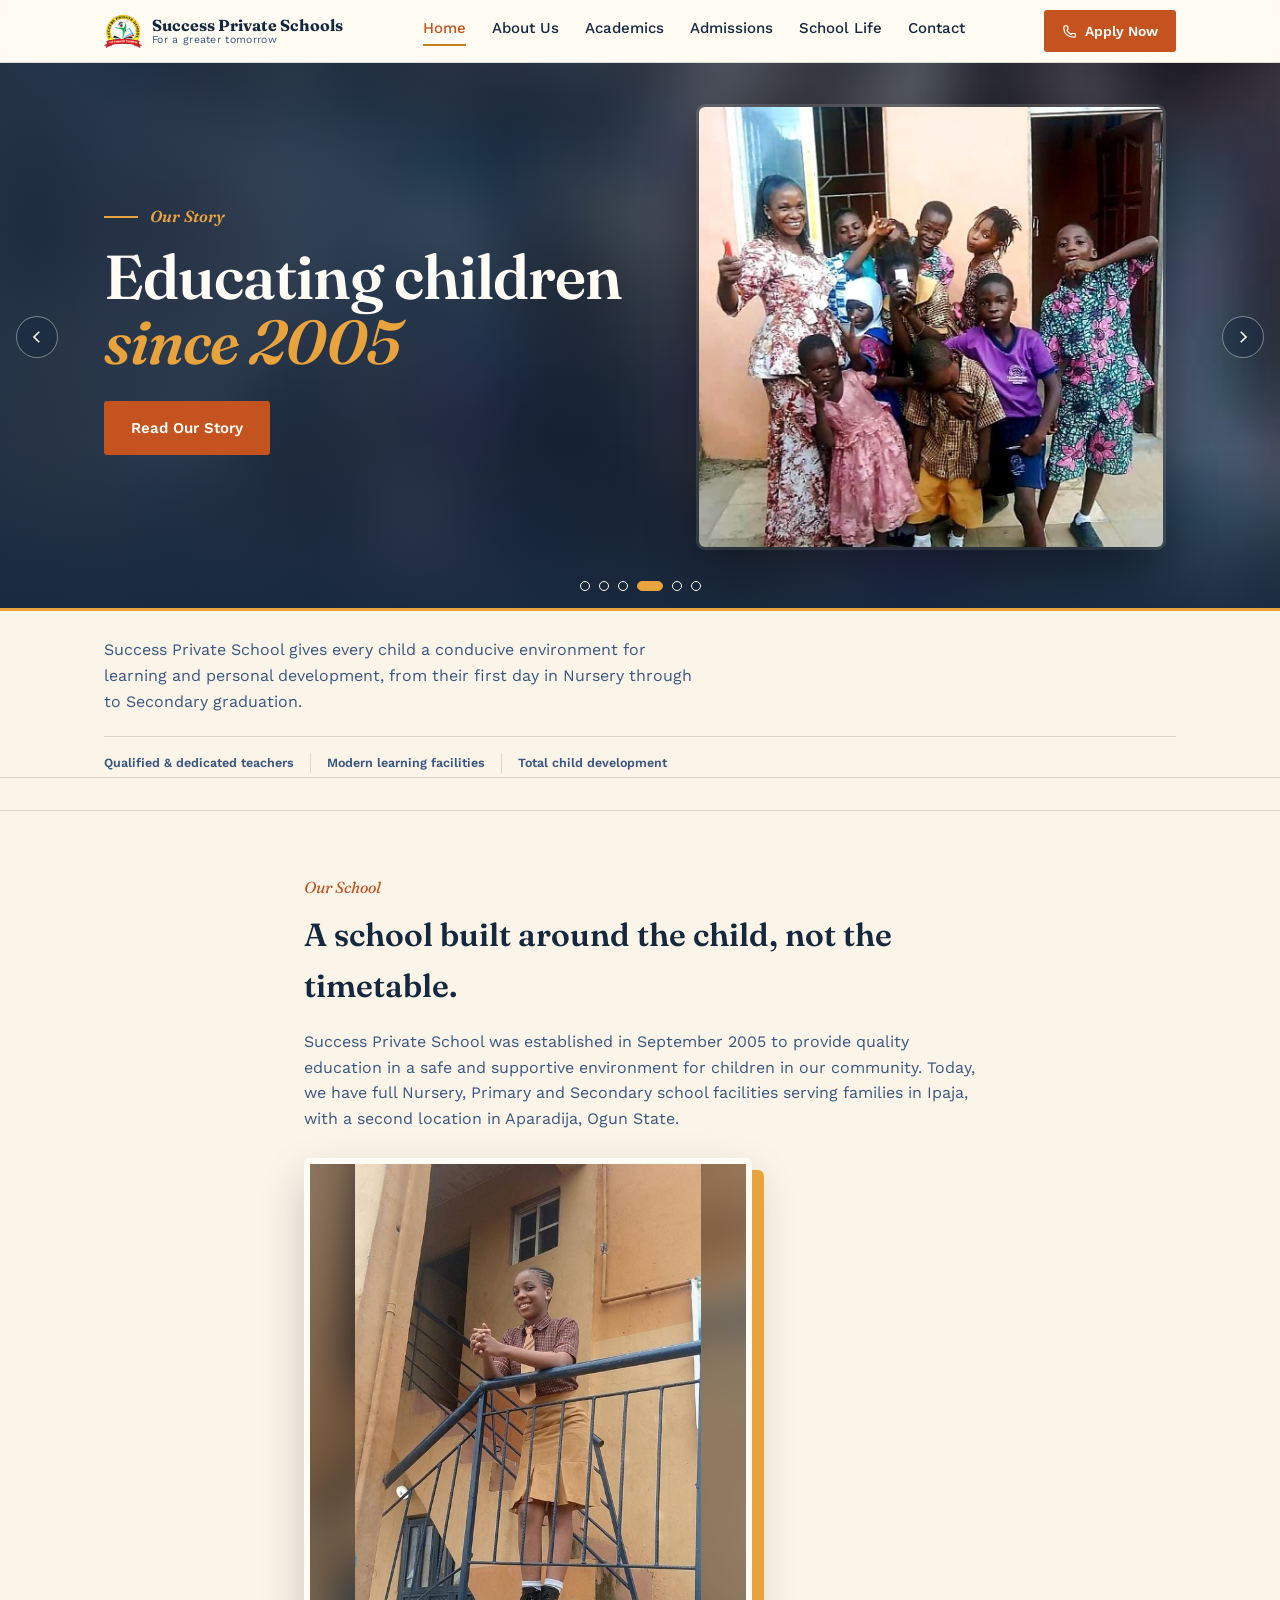
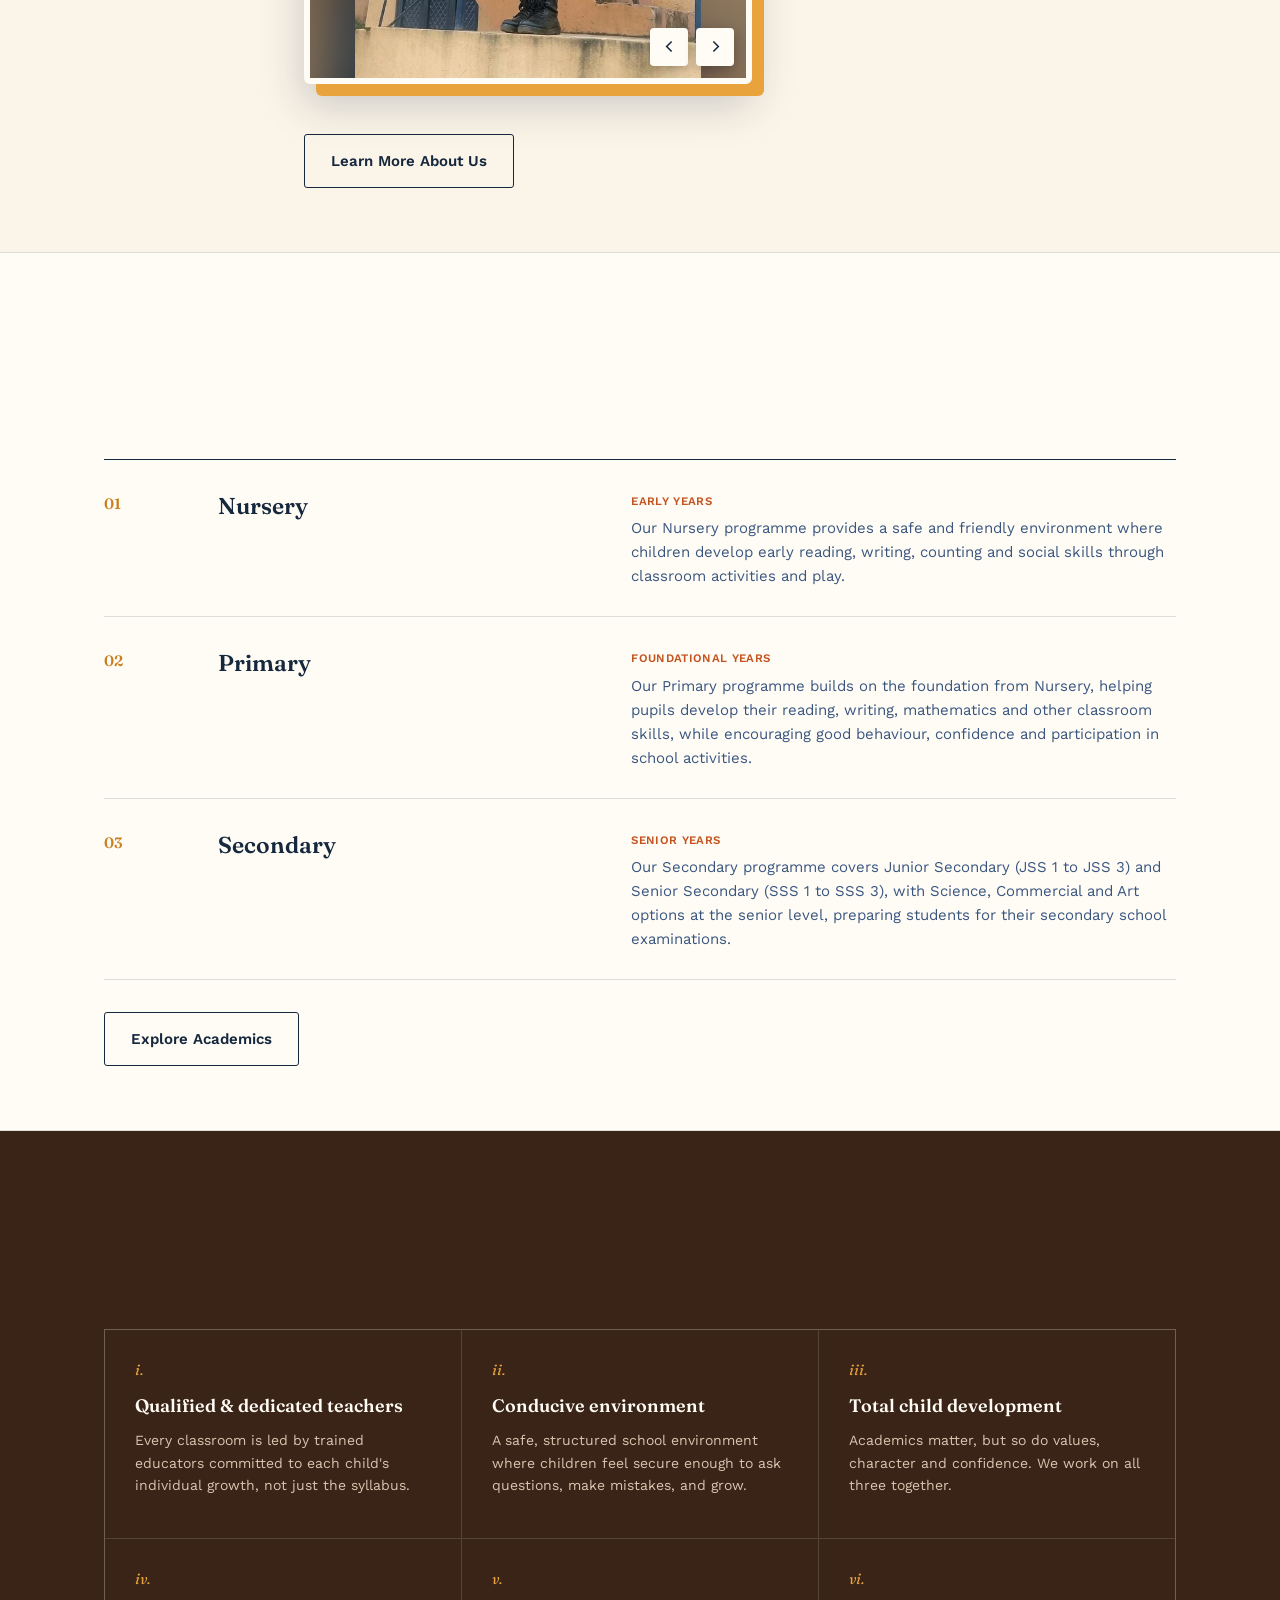
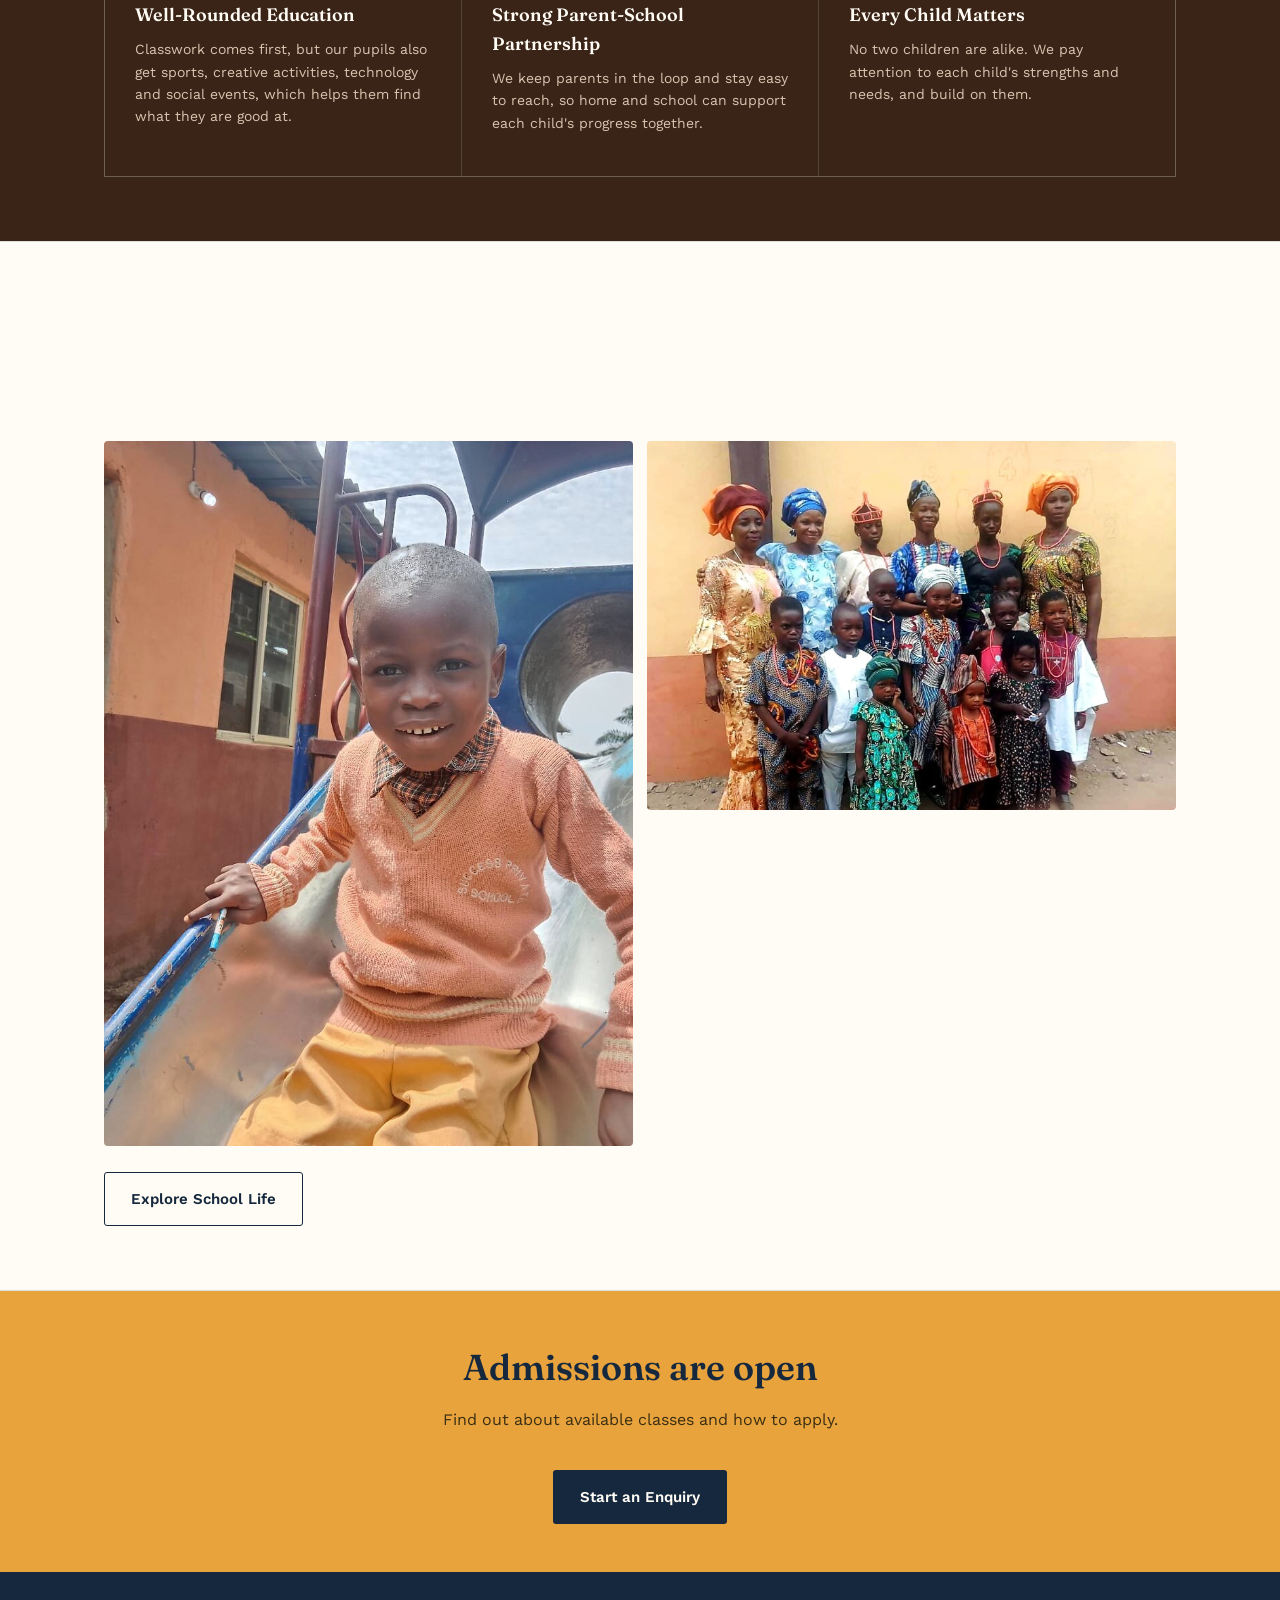
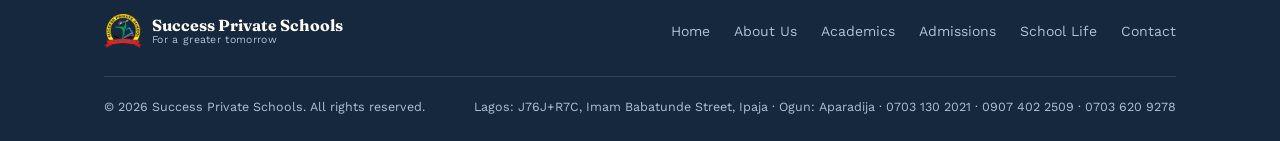
<file: index.html>
<!DOCTYPE html>
<html lang="en">
<head>
<meta charset="UTF-8">
<meta name="viewport" content="width=device-width, initial-scale=1.0, viewport-fit=cover">
<title>Success Private Schools | Home</title>
<meta name="description" content="Success Private School offers Nursery, Primary and Secondary Education serving families in Ipaja (Lagos State) and Aparadija (Ogun State).">
<link rel="preconnect" href="https://fonts.googleapis.com">
<link rel="icon" type="image/png" href="assets/favicon.png">
<link href="https://fonts.googleapis.com/css2?family=Fraunces:ital,opsz,wght@0,9..144,400;0,9..144,500;0,9..144,600;0,9..144,700;1,9..144,500&family=Work+Sans:wght@400;500;600;700&display=swap" rel="stylesheet">
<link rel="stylesheet" href="style.css">
<script>document.documentElement.classList.add("preloading");</script>
</head>
<body>
<div class="preloader" id="preloader" aria-hidden="true"><div class="preloader-ring"><img src="assets/logo.png" alt=""></div></div>
<header class="site" id="siteHeader">
  <div class="nav">
    <a class="brand" href="index.html" aria-label="Success Private Schools home">
      <img class="brand-logo" src="assets/logo.png" alt="Success Private Schools logo">
      <div class="brand-text">
        <div class="name">Success Private Schools</div>
        <div class="sub">For a greater tomorrow</div>
      </div>
    </a>
    <nav class="links">
      <a href="index.html" class="active" aria-current="page">Home</a>
      <a href="about.html">About Us</a>
      <a href="academics.html">Academics</a>
      <a href="admissions.html">Admissions</a>
      <a href="school-life.html">School Life</a>
      <a href="contact.html">Contact</a>
    </nav>
    <a class="nav-cta" href="admissions.html#enquiry">
      <svg viewBox="0 0 24 24" fill="none" stroke="currentColor" stroke-width="2"><path d="M3 5a2 2 0 012-2h2.28a2 2 0 012 1.72l.36 2.5a2 2 0 01-.53 1.72l-1.2 1.2a16 16 0 006.5 6.5l1.2-1.2a2 2 0 011.72-.53l2.5.36a2 2 0 011.72 2V19a2 2 0 01-2 2h-1C9.16 21 3 14.84 3 7V6z"/></svg>
      Apply Now
    </a>
    <button class="menu-btn" aria-label="Menu" id="menuBtn">
      <svg viewBox="0 0 24 24" fill="none" stroke="currentColor" stroke-width="2"><line x1="3" y1="6" x2="21" y2="6"/><line x1="3" y1="12" x2="21" y2="12"/><line x1="3" y1="18" x2="21" y2="18"/></svg>
    </button>
  </div>
</header>

<section class="photo-hero hero-slider" id="top" role="region" aria-roledescription="carousel" aria-label="Success Private School highlights">
  <div class="hero-slides">
    <div class="hero-slide active" aria-roledescription="slide" aria-label="1 of 6">
      <div class="hero-bg" style="--bg:url('assets/hero-bg-1.jpg');"></div>
      <div class="wrap hero-inner">
        <div class="hero-text">
          <div class="hero-eyebrow hp" style="--i:0">Welcome to Success Private Schools</div>
          <h1 class="hero-heading"><span class="ln hp" style="--i:2">Raising stars,</span><span class="ln hp" style="--i:3"><em>building</em> futures.</span></h1>
          <div class="hero-ctas hp" style="--i:5"><a class="btn btn-clay" href="admissions.html#enquiry">Apply for Admission</a><a class="btn btn-outline-light" href="about.html">Explore Our School</a></div>
        </div>
        <figure class="hero-photo"><img src="assets/hero-slide-1.jpg" alt="Success Private School building"></figure>
      </div>
      <div class="hero-progress"></div>
    </div>
    <div class="hero-slide" aria-roledescription="slide" aria-label="2 of 6" aria-hidden="true">
      <div class="hero-bg" style="--bg:url('assets/hero-bg-6.jpg');"></div>
      <div class="wrap hero-inner">
        <div class="hero-text">
          <div class="hero-eyebrow hp" style="--i:0">Academics</div>
          <h2 class="hero-heading"><span class="ln hp" style="--i:2">Little learners,</span><span class="ln hp" style="--i:3"><em>big beginnings</em></span></h2>
          <div class="hero-ctas hp" style="--i:5"><a class="btn btn-clay" href="academics.html">Explore Academics</a></div>
        </div>
        <figure class="hero-photo"><img src="assets/hero-slide-6.jpg" alt="Two young pupils in uniform sitting on the school stairs" loading="lazy"></figure>
      </div>
      <div class="hero-progress"></div>
    </div>
    <div class="hero-slide" aria-roledescription="slide" aria-label="3 of 6" aria-hidden="true">
      <div class="hero-bg" style="--bg:url('assets/hero-bg-3.jpg');"></div>
      <div class="wrap hero-inner">
        <div class="hero-text">
          <div class="hero-eyebrow hp" style="--i:0">Nursery &amp; Primary</div>
          <h2 class="hero-heading"><span class="ln hp" style="--i:2">A conducive environment</span><span class="ln hp" style="--i:3"><em>for learning</em></span></h2>
          <div class="hero-ctas hp" style="--i:5"><a class="btn btn-clay" href="academics.html">Our Programs</a></div>
        </div>
        <figure class="hero-photo"><img src="assets/hero-slide-3.jpg" alt="A pupil on the slide at Success Private School" loading="lazy"></figure>
      </div>
      <div class="hero-progress"></div>
    </div>
    <div class="hero-slide" aria-roledescription="slide" aria-label="4 of 6" aria-hidden="true">
      <div class="hero-bg" style="--bg:url('assets/hero-bg-4.jpg');"></div>
      <div class="wrap hero-inner">
        <div class="hero-text">
          <div class="hero-eyebrow hp" style="--i:0">Our Story</div>
          <h2 class="hero-heading"><span class="ln hp" style="--i:2">Educating children</span><span class="ln hp" style="--i:3"><em>since 2005</em></span></h2>
          <div class="hero-ctas hp" style="--i:5"><a class="btn btn-clay" href="about.html">Read Our Story</a></div>
        </div>
        <figure class="hero-photo"><img src="assets/hero-slide-4.jpg" alt="Headmistress and pupils together at Success Private School" loading="lazy"></figure>
      </div>
      <div class="hero-progress"></div>
    </div>
    <div class="hero-slide" aria-roledescription="slide" aria-label="5 of 6" aria-hidden="true">
      <div class="hero-bg" style="--bg:url('assets/hero-bg-5.jpg');"></div>
      <div class="wrap hero-inner">
        <div class="hero-text">
          <div class="hero-eyebrow hp" style="--i:0">Graduation</div>
          <h2 class="hero-heading"><span class="ln hp" style="--i:2">Proud moments,</span><span class="ln hp" style="--i:3"><em>bright futures</em></span></h2>
          <div class="hero-ctas hp" style="--i:5"><a class="btn btn-clay" href="school-life.html#graduation">See Graduation Day</a></div>
        </div>
        <figure class="hero-photo is-landscape"><img src="assets/hero-slide-5.jpg" alt="Graduating pupils in gold gowns tossing their caps" loading="lazy"></figure>
      </div>
      <div class="hero-progress"></div>
    </div>
    <div class="hero-slide" aria-roledescription="slide" aria-label="6 of 6" aria-hidden="true">
      <div class="hero-bg" style="--bg:url('assets/hero-bg-2.jpg');"></div>
      <div class="wrap hero-inner">
        <div class="hero-text">
          <div class="hero-eyebrow hp" style="--i:0">Cultural Day</div>
          <h2 class="hero-heading"><span class="ln hp" style="--i:2">Life at Success</span><span class="ln hp" style="--i:3"><em>Private School</em></span></h2>
          <div class="hero-ctas hp" style="--i:5"><a class="btn btn-clay" href="school-life.html">See School Life</a></div>
        </div>
        <figure class="hero-photo"><img src="assets/hero-slide-2.jpg" alt="Pupils and staff in traditional attire on Cultural Day" loading="lazy"></figure>
      </div>
      <div class="hero-progress"></div>
    </div>
  </div>
  <button type="button" class="hero-arrow hero-prev" aria-label="Previous slide"><svg viewBox="0 0 24 24" fill="none" stroke="currentColor" stroke-width="2.2"><path d="M15 5l-7 7 7 7"/></svg></button>
  <button type="button" class="hero-arrow hero-next" aria-label="Next slide"><svg viewBox="0 0 24 24" fill="none" stroke="currentColor" stroke-width="2.2"><path d="M9 5l7 7-7 7"/></svg></button>
  <div class="hero-dots" role="group" aria-label="Choose slide">
    <button type="button" class="active" aria-label="Show slide 1"></button>
    <button type="button" aria-label="Show slide 2"></button>
    <button type="button" aria-label="Show slide 3"></button>
    <button type="button" aria-label="Show slide 4"></button>
    <button type="button" aria-label="Show slide 5"></button>
    <button type="button" aria-label="Show slide 6"></button>
  </div>
</section>
<section class="hero-intro">
  <div class="wrap">
    <p class="lede">Success Private School gives every child a conducive environment for learning and personal development, from their first day in Nursery through to Secondary graduation.</p>
    <div class="stripe-tags">
      <span>Qualified &amp; dedicated teachers</span>
      <span>Modern learning facilities</span>
      <span>Total child development</span>
    </div>
  </div>
</section>

<div class="ruled"></div>

<section id="about-preview">
  <div class="wrap about-grid about-grid--text-only">
    <div>
      <div class="eyebrow">Our School</div>
      <h2 style="font-size:32px; margin-bottom:18px;">A school built around the child, not the timetable.</h2>
      <p>Success Private School was established in September 2005 to provide quality education in a safe and supportive environment for children in our community. Today, we have full Nursery, Primary and Secondary school facilities serving families in Ipaja, with a second location in Aparadija, Ogun State.</p>
      <div class="intro-show" id="introShow" role="region" aria-roledescription="carousel" aria-label="Photos of Success Private School pupils">
        <div class="intro-frame">
          <div class="intro-track">
            <figure class="intro-slide active" aria-roledescription="slide" aria-label="1 of 2">
              <div class="intro-bg" style="--bg:url('assets/intro-girl.jpg');"></div>
              <img src="assets/intro-girl.jpg" alt="A smiling Success Private School pupil in uniform on the school stairs">
            </figure>
            <figure class="intro-slide" aria-roledescription="slide" aria-label="2 of 2" aria-hidden="true">
              <div class="intro-bg" style="--bg:url('assets/intro-trio.jpg');"></div>
              <img src="assets/intro-trio.jpg" alt="Three Success Private School pupils reading a Mathematics textbook together" loading="lazy">
            </figure>
          </div>
          <button type="button" class="intro-arrow intro-prev" aria-label="Previous photo"><svg viewBox="0 0 24 24" fill="none" stroke="currentColor" stroke-width="2.2"><path d="M15 5l-7 7 7 7"/></svg></button>
          <button type="button" class="intro-arrow intro-next" aria-label="Next photo"><svg viewBox="0 0 24 24" fill="none" stroke="currentColor" stroke-width="2.2"><path d="M9 5l7 7-7 7"/></svg></button>
        </div>
      </div>
      <a class="btn btn-ghost" href="about.html" style="margin-top:8px;">Learn More About Us</a>
    </div>
  </div>
</section>

<section id="programs" style="background:var(--chalk); border-top:1px solid var(--line); border-bottom:1px solid var(--line);">
  <div class="wrap">
    <div class="section-head reveal">
      <div>
        <div class="eyebrow">Our Programmes</div>
        <h2>Our School Sections</h2>
      </div>
      <p>Our school runs three sections, Nursery, Primary and Secondary, so a child can stay with us from their first day to graduation.</p>
    </div>
    <div class="ledger">
      <div class="ledger-row">
        <div class="tag">01</div>
        <h3>Nursery</h3>
        <div class="desc">
          <span class="age">EARLY YEARS</span>
          Our Nursery programme provides a safe and friendly environment where children develop early reading, writing, counting and social skills through classroom activities and play.
        </div>
      </div>
      <div class="ledger-row">
        <div class="tag">02</div>
        <h3>Primary</h3>
        <div class="desc">
          <span class="age">FOUNDATIONAL YEARS</span>
          Our Primary programme builds on the foundation from Nursery, helping pupils develop their reading, writing, mathematics and other classroom skills, while encouraging good behaviour, confidence and participation in school activities.
        </div>
      </div>
      <div class="ledger-row">
        <div class="tag">03</div>
        <h3>Secondary</h3>
        <div class="desc">
          <span class="age">SENIOR YEARS</span>
          Our Secondary programme covers Junior Secondary (JSS 1 to JSS 3) and Senior Secondary (SSS 1 to SSS 3), with Science, Commercial and Art options at the senior level, preparing students for their secondary school examinations.
        </div>
      </div>
    </div>
    <a class="btn btn-ghost" href="academics.html" style="margin-top:32px;">Explore Academics</a>
  </div>
</section>

<section id="why" class="why-band">
  <div class="wrap">
    <div class="section-head reveal">
      <div>
        <div class="eyebrow">Our Standards</div>
        <h2>Why Parents Choose Success</h2>
      </div>
    </div>
    <div class="why-grid">
      <div class="why-item">
        <div class="idx">i.</div>
        <h3>Qualified &amp; dedicated teachers</h3>
        <p>Every classroom is led by trained educators committed to each child's individual growth, not just the syllabus.</p>
      </div>
      <div class="why-item">
        <div class="idx">ii.</div>
        <h3>Conducive environment</h3>
        <p>A safe, structured school environment where children feel secure enough to ask questions, make mistakes, and grow.</p>
      </div>
      <div class="why-item">
        <div class="idx">iii.</div>
        <h3>Total child development</h3>
        <p>Academics matter, but so do values, character and confidence. We work on all three together.</p>
      </div>
      <div class="why-item">
        <div class="idx">iv.</div>
        <h3>Well-Rounded Education</h3>
        <p>Classwork comes first, but our pupils also get sports, creative activities, technology and social events, which helps them find what they are good at.</p>
      </div>
      <div class="why-item">
        <div class="idx">v.</div>
        <h3>Strong Parent-School Partnership</h3>
        <p>We keep parents in the loop and stay easy to reach, so home and school can support each child's progress together.</p>
      </div>
      <div class="why-item">
        <div class="idx">vi.</div>
        <h3>Every Child Matters</h3>
        <p>No two children are alike. We pay attention to each child's strengths and needs, and build on them.</p>
      </div>
    </div>
  </div>
</section>

<section id="school-life-preview" style="background:var(--chalk); border-top:1px solid var(--line); border-bottom:1px solid var(--line);">
  <div class="wrap">
    <div class="section-head reveal">
      <div>
        <div class="eyebrow">Beyond The Classroom</div>
        <h2>School Life</h2>
      </div>
      <p>A few moments from life at Success Private School.</p>
    </div>
    <div class="school-life-preview-grid">
      <img src="assets/pupil-playground.jpg" alt="A pupil at Success Private School" loading="lazy">
      <img src="assets/gallery-traditional-attire.jpg" alt="Pupils and staff in traditional attire at school" loading="lazy">
    </div>
    <a class="btn btn-ghost" href="school-life.html" style="margin-top:26px;">Explore School Life</a>
  </div>
</section>

<section class="home-admissions-cta">
  <div class="wrap">
    <h2>Admissions are open</h2>
    <p>Find out about available classes and how to apply.</p>
    <a class="btn btn-primary" href="admissions.html#enquiry">Start an Enquiry</a>
  </div>
</section>
<footer>
  <div class="wrap">
    <div class="footer-top">
      <a class="brand" href="index.html">
        <img class="brand-logo" src="assets/logo.png" alt="Success Private Schools logo">
        <div class="brand-text">
          <div class="name">Success Private Schools</div>
          <div class="sub">For a greater tomorrow</div>
        </div>
      </a>
      <div class="footer-links">
        <a href="index.html">Home</a>
        <a href="about.html">About Us</a>
        <a href="academics.html">Academics</a>
        <a href="admissions.html">Admissions</a>
        <a href="school-life.html">School Life</a>
        <a href="contact.html">Contact</a>
      </div>
    </div>
    <div class="footer-bottom">
      <span>© 2026 Success Private Schools. All rights reserved.</span>
      <span>Lagos: J76J+R7C, Imam Babatunde Street, Ipaja · Ogun: Aparadija · 0703 130 2021 · 0907 402 2509 · 0703 620 9278</span>
    </div>
  </div>
</footer>
<script src="script.js"></script>
</body>
</html>
</file>
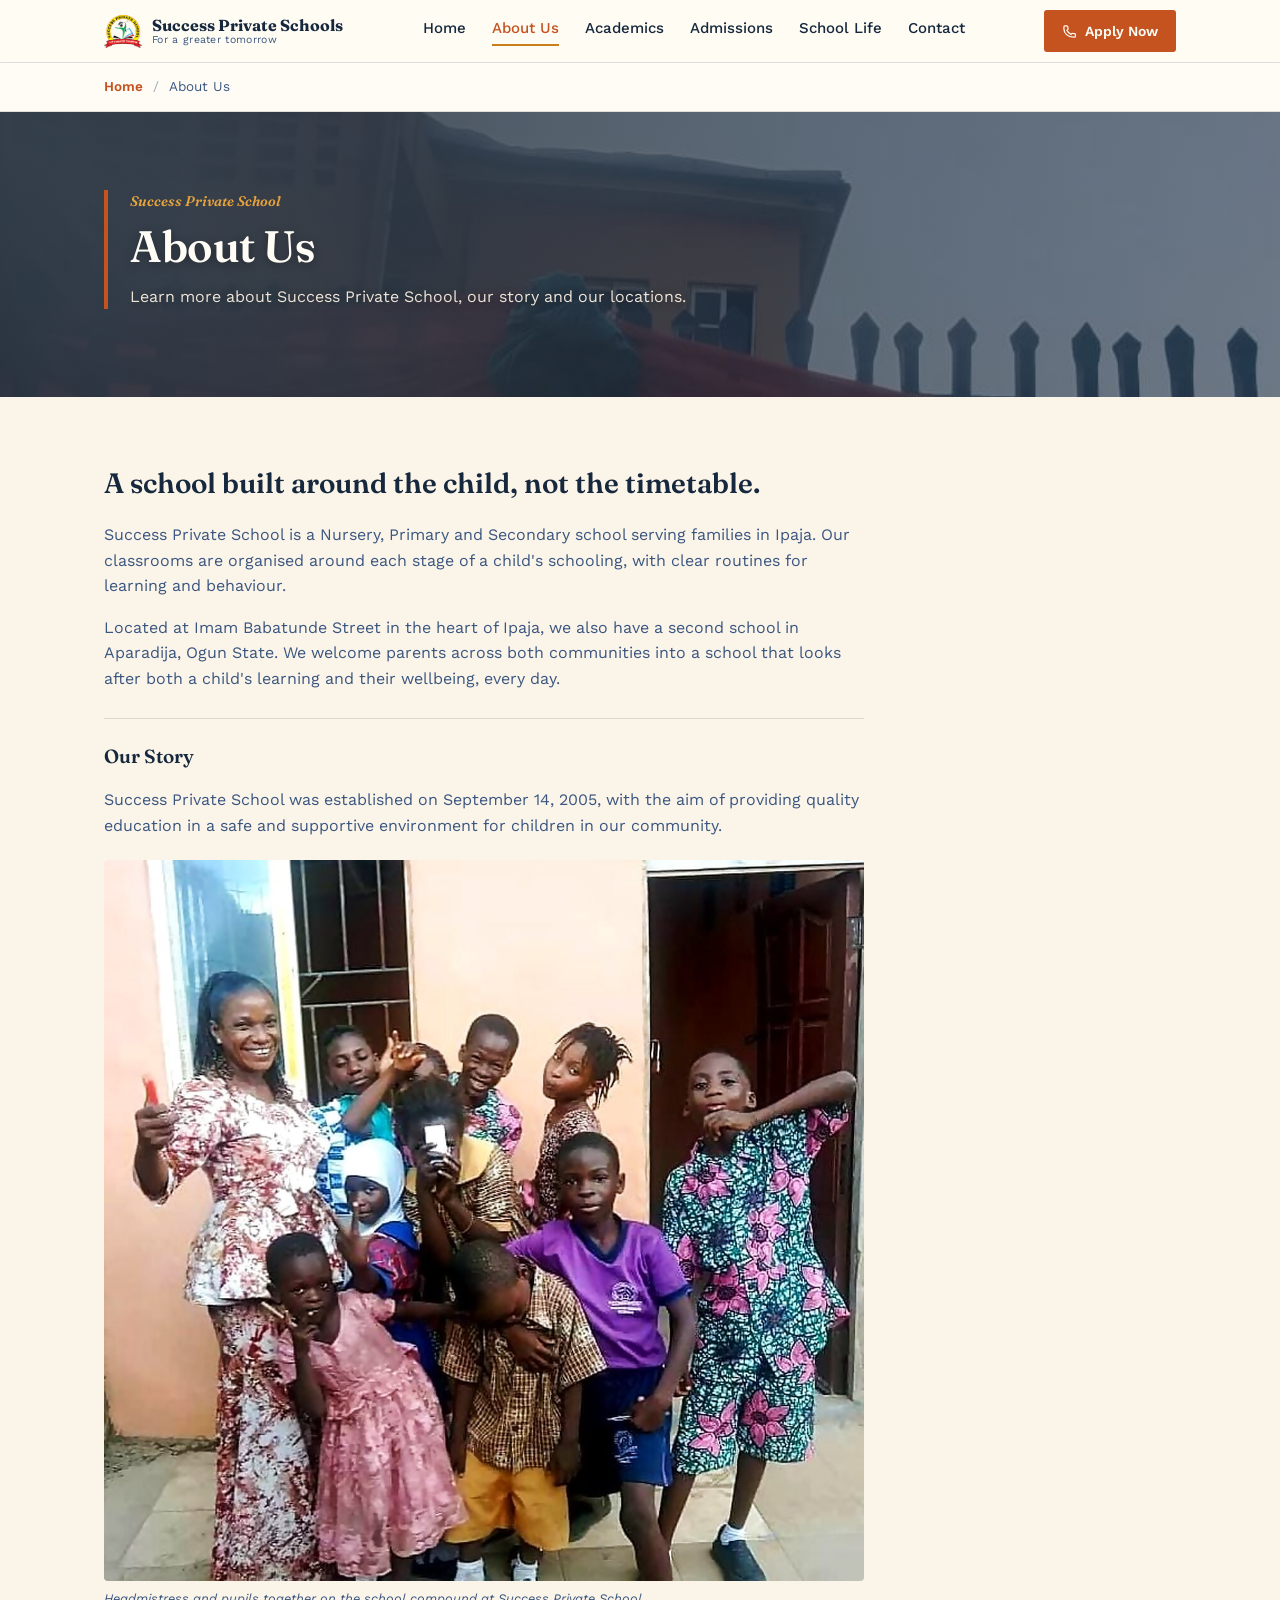
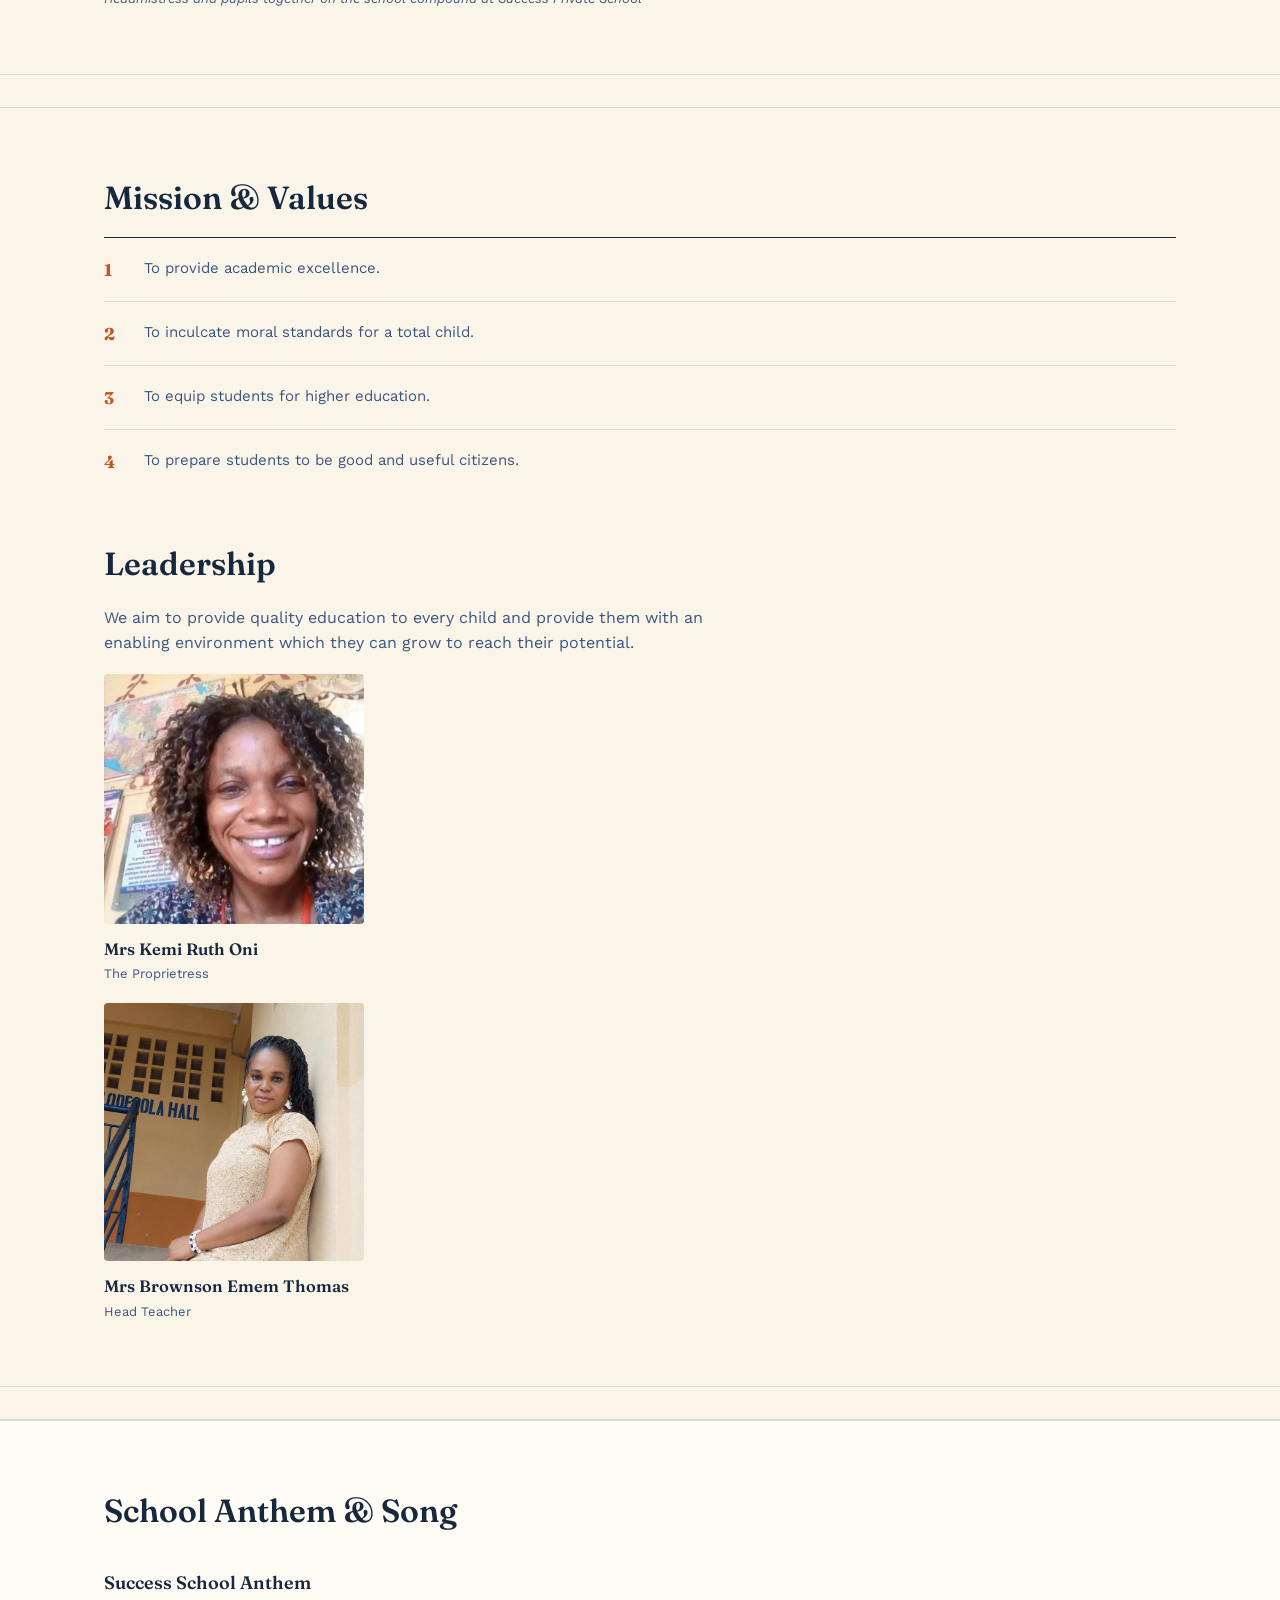
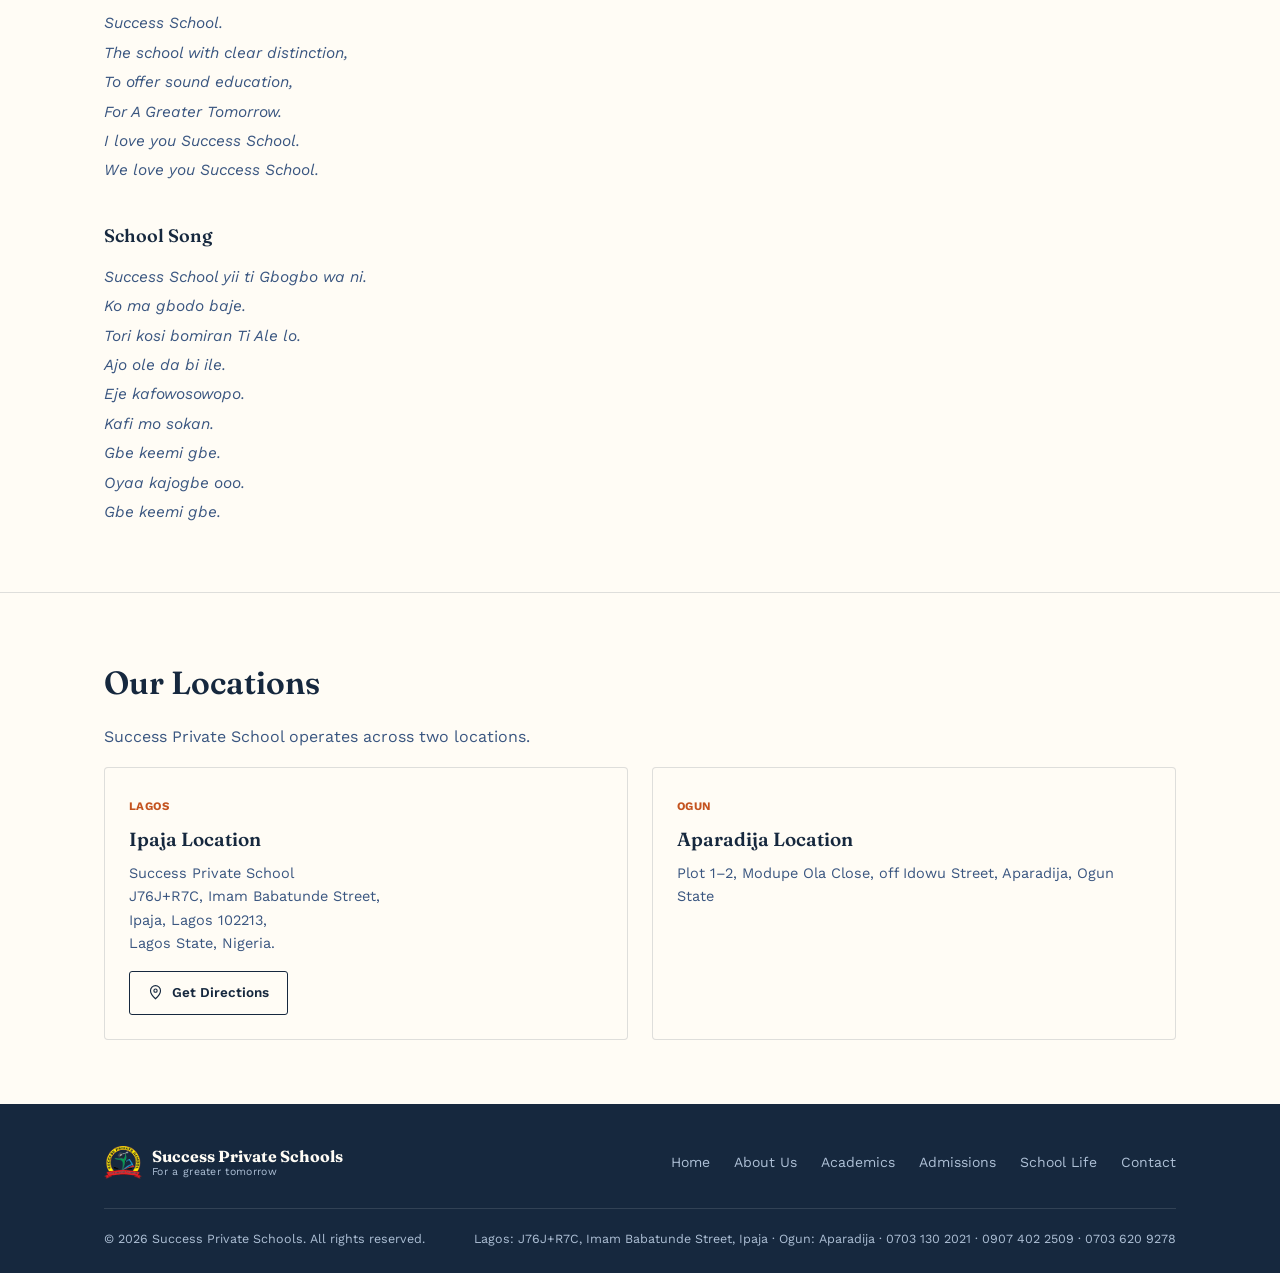
<file: about.html>
<!DOCTYPE html>
<html lang="en">
<head>
<meta charset="UTF-8">
<meta name="viewport" content="width=device-width, initial-scale=1.0, viewport-fit=cover">
<title>About Us | Success Private Schools</title>
<meta name="description" content="Learn about Success Private School — our story and our locations in Ipaja, Lagos and Aparadija, Ogun State.">
<link rel="preconnect" href="https://fonts.googleapis.com">
<link rel="icon" type="image/png" href="assets/favicon.png">
<link href="https://fonts.googleapis.com/css2?family=Fraunces:ital,opsz,wght@0,9..144,400;0,9..144,500;0,9..144,600;0,9..144,700;1,9..144,500&family=Work+Sans:wght@400;500;600;700&display=swap" rel="stylesheet">
<link rel="stylesheet" href="style.css">
<script>document.documentElement.classList.add("preloading");</script>
</head>
<body>
<div class="preloader" id="preloader" aria-hidden="true"><div class="preloader-ring"><img src="assets/logo.png" alt=""></div></div>
<header class="site" id="siteHeader">
  <div class="nav">
    <a class="brand" href="index.html" aria-label="Success Private Schools home">
      <img class="brand-logo" src="assets/logo.png" alt="Success Private Schools logo">
      <div class="brand-text">
        <div class="name">Success Private Schools</div>
        <div class="sub">For a greater tomorrow</div>
      </div>
    </a>
    <nav class="links">
      <a href="index.html">Home</a>
      <a href="about.html" class="active" aria-current="page">About Us</a>
      <a href="academics.html">Academics</a>
      <a href="admissions.html">Admissions</a>
      <a href="school-life.html">School Life</a>
      <a href="contact.html">Contact</a>
    </nav>
    <a class="nav-cta" href="admissions.html#enquiry">
      <svg viewBox="0 0 24 24" fill="none" stroke="currentColor" stroke-width="2"><path d="M3 5a2 2 0 012-2h2.28a2 2 0 012 1.72l.36 2.5a2 2 0 01-.53 1.72l-1.2 1.2a16 16 0 006.5 6.5l1.2-1.2a2 2 0 011.72-.53l2.5.36a2 2 0 011.72 2V19a2 2 0 01-2 2h-1C9.16 21 3 14.84 3 7V6z"/></svg>
      Apply Now
    </a>
    <button class="menu-btn" aria-label="Menu" id="menuBtn">
      <svg viewBox="0 0 24 24" fill="none" stroke="currentColor" stroke-width="2"><line x1="3" y1="6" x2="21" y2="6"/><line x1="3" y1="12" x2="21" y2="12"/><line x1="3" y1="18" x2="21" y2="18"/></svg>
    </button>
  </div>
</header>
<div class="breadcrumb-bar">
  <div class="wrap breadcrumb-inner">
    <a href="index.html">Home</a><span class="sep">/</span><span>About Us</span>
  </div>
</div>

<section class="page-hero has-photo" style="--hero-img:url('assets/banner-about.jpg'); --hero-pos:50% 0%;">
  <div class="wrap">
    <div class="hero-copy">
      <div class="kicker">Success Private School</div>
      <h1>About Us</h1>
      <p class="lede">Learn more about Success Private School, our story and our locations.</p>
    </div>
  </div>
</section>

<section id="about">
  <div class="wrap about-grid" style="grid-template-columns:minmax(0,760px);">
    <div>
      <div class="subpage-block" style="margin-bottom:0;">
        <h2 style="font-size:28px; margin-bottom:16px;">A school built around the child, not the timetable.</h2>
        <p>Success Private School is a Nursery, Primary and Secondary school serving families in Ipaja. Our classrooms are organised around each stage of a child's schooling, with clear routines for learning and behaviour.</p>
        <p>Located at Imam Babatunde Street in the heart of Ipaja, we also have a second school in Aparadija, Ogun State. We welcome parents across both communities into a school that looks after both a child's learning and their wellbeing, every day.</p>
      </div>
      <div style="margin-top:26px; padding-top:22px; border-top:1px solid var(--line);">
        <h3 style="font-size:19px; margin-bottom:8px;">Our Story</h3>
        <p style="margin-bottom:0;">Success Private School was established on September 14, 2005, with the aim of providing quality education in a safe and supportive environment for children in our community.</p>
      </div>
      <figure class="about-photo">
        <img src="assets/about-headmistress-pupils.jpg" alt="Headmistress and pupils together on the school compound at Success Private School" loading="lazy">
        <figcaption>Headmistress and pupils together on the school compound at Success Private School</figcaption>
      </figure>
    </div>
  </div>
</section>

<div class="ruled"></div>

<section id="mission-values">
  <div class="wrap">
    <div class="subpage-block">
      <h2>Mission &amp; Values</h2>
      <ol class="process-steps">
        <li><span class="step-num">1</span> To provide academic excellence.</li>
        <li><span class="step-num">2</span> To inculcate moral standards for a total child.</li>
        <li><span class="step-num">3</span> To equip students for higher education.</li>
        <li><span class="step-num">4</span> To prepare students to be good and useful citizens.</li>
      </ol>
    </div>
    <div class="subpage-block">
      <h2>Leadership</h2>
      <p class="intro" style="margin-bottom:0;">We aim to provide quality education to every child and provide them with an enabling environment which they can grow to reach their potential.</p>
      <figure class="leadership-photo">
        <img src="assets/leadership-proprietress.jpg" alt="Mrs Kemi Ruth Oni, the Proprietress of Success Private School" loading="lazy">
        <figcaption>
          <strong>Mrs Kemi Ruth Oni</strong>
          <span>The Proprietress</span>
        </figcaption>
      </figure>
      <figure class="leadership-photo">
        <img src="assets/leadership-head-teacher.jpg" alt="Mrs Brownson Emem Thomas, the Head Teacher of Success Private School" loading="lazy">
        <figcaption>
          <strong>Mrs Brownson Emem Thomas</strong>
          <span>Head Teacher</span>
        </figcaption>
      </figure>
    </div>
  </div>
</section>

<div class="ruled"></div>

<section id="anthem" style="background:var(--chalk); border-top:1px solid var(--line);">
  <div class="wrap">
    <div class="subpage-block" style="margin-bottom:32px;">
      <h2>School Anthem &amp; Song</h2>
    </div>
    <div class="subpage-block" style="margin-bottom:36px;">
      <h3 style="font-size:18px; margin-bottom:12px;">Success School Anthem</h3>
      <p class="verse">
        Success School.<br>
        The school with clear distinction,<br>
        To offer sound education,<br>
        For A Greater Tomorrow.<br>
        I love you Success School.<br>
        We love you Success School.
      </p>
    </div>
    <div class="subpage-block" style="margin-bottom:0;">
      <h3 style="font-size:18px; margin-bottom:12px;">School Song</h3>
      <p class="verse">
        Success School yii ti Gbogbo wa ni.<br>
        Ko ma gbodo baje.<br>
        Tori kosi bomiran Ti Ale lo.<br>
        Ajo ole da bi ile.<br>
        Eje kafowosowopo.<br>
        Kafi mo sokan.<br>
        Gbe keemi gbe.<br>
        Oyaa kajogbe ooo.<br>
        Gbe keemi gbe.
      </p>
    </div>
  </div>
</section>

<section id="locations" style="background:var(--chalk); border-top:1px solid var(--line); padding-bottom:64px;">
  <div class="wrap">
    <div class="subpage-block" style="margin-bottom:0;">
      <h2>Our Locations</h2>
      <p class="intro">Success Private School operates across two locations.</p>
      <div class="campus-grid">
        <div class="campus-card">
          <div class="tag-mini">Lagos</div>
          <h3>Ipaja Location</h3>
          <p>Success Private School<br>J76J+R7C, Imam Babatunde Street,<br>Ipaja, Lagos 102213,<br>Lagos State, Nigeria.</p>
          <a class="btn btn-ghost" style="margin-top:16px; padding:10px 18px; font-size:13.5px;" href="https://www.google.com/maps/search/?api=1&query=Success%20Private%20Schools%2C%20J76J%2BR7C%2C%20Imam%20Babatunde%20Street%2C%20Ipaja%2C%20Lagos%20102213%2C%20Lagos%20State%2C%20Nigeria" target="_blank" rel="noopener">
            <svg viewBox="0 0 24 24" fill="none" stroke="currentColor" stroke-width="1.8" style="width:15px;height:15px;"><path d="M12 22s8-7.2 8-13a8 8 0 10-16 0c0 5.8 8 13 8 13z"/><circle cx="12" cy="9" r="2.6"/></svg>
            Get Directions
          </a>
        </div>
        <div class="campus-card">
          <div class="tag-mini">Ogun</div>
          <h3>Aparadija Location</h3>
          <p>Plot 1–2, Modupe Ola Close, off Idowu Street, Aparadija, Ogun State</p>
        </div>
      </div>
    </div>
  </div>
</section>
<footer>
  <div class="wrap">
    <div class="footer-top">
      <a class="brand" href="index.html">
        <img class="brand-logo" src="assets/logo.png" alt="Success Private Schools logo">
        <div class="brand-text">
          <div class="name">Success Private Schools</div>
          <div class="sub">For a greater tomorrow</div>
        </div>
      </a>
      <div class="footer-links">
        <a href="index.html">Home</a>
        <a href="about.html">About Us</a>
        <a href="academics.html">Academics</a>
        <a href="admissions.html">Admissions</a>
        <a href="school-life.html">School Life</a>
        <a href="contact.html">Contact</a>
      </div>
    </div>
    <div class="footer-bottom">
      <span>© 2026 Success Private Schools. All rights reserved.</span>
      <span>Lagos: J76J+R7C, Imam Babatunde Street, Ipaja · Ogun: Aparadija · 0703 130 2021 · 0907 402 2509 · 0703 620 9278</span>
    </div>
  </div>
</footer>
<script src="script.js"></script>
</body>
</html>
</file>
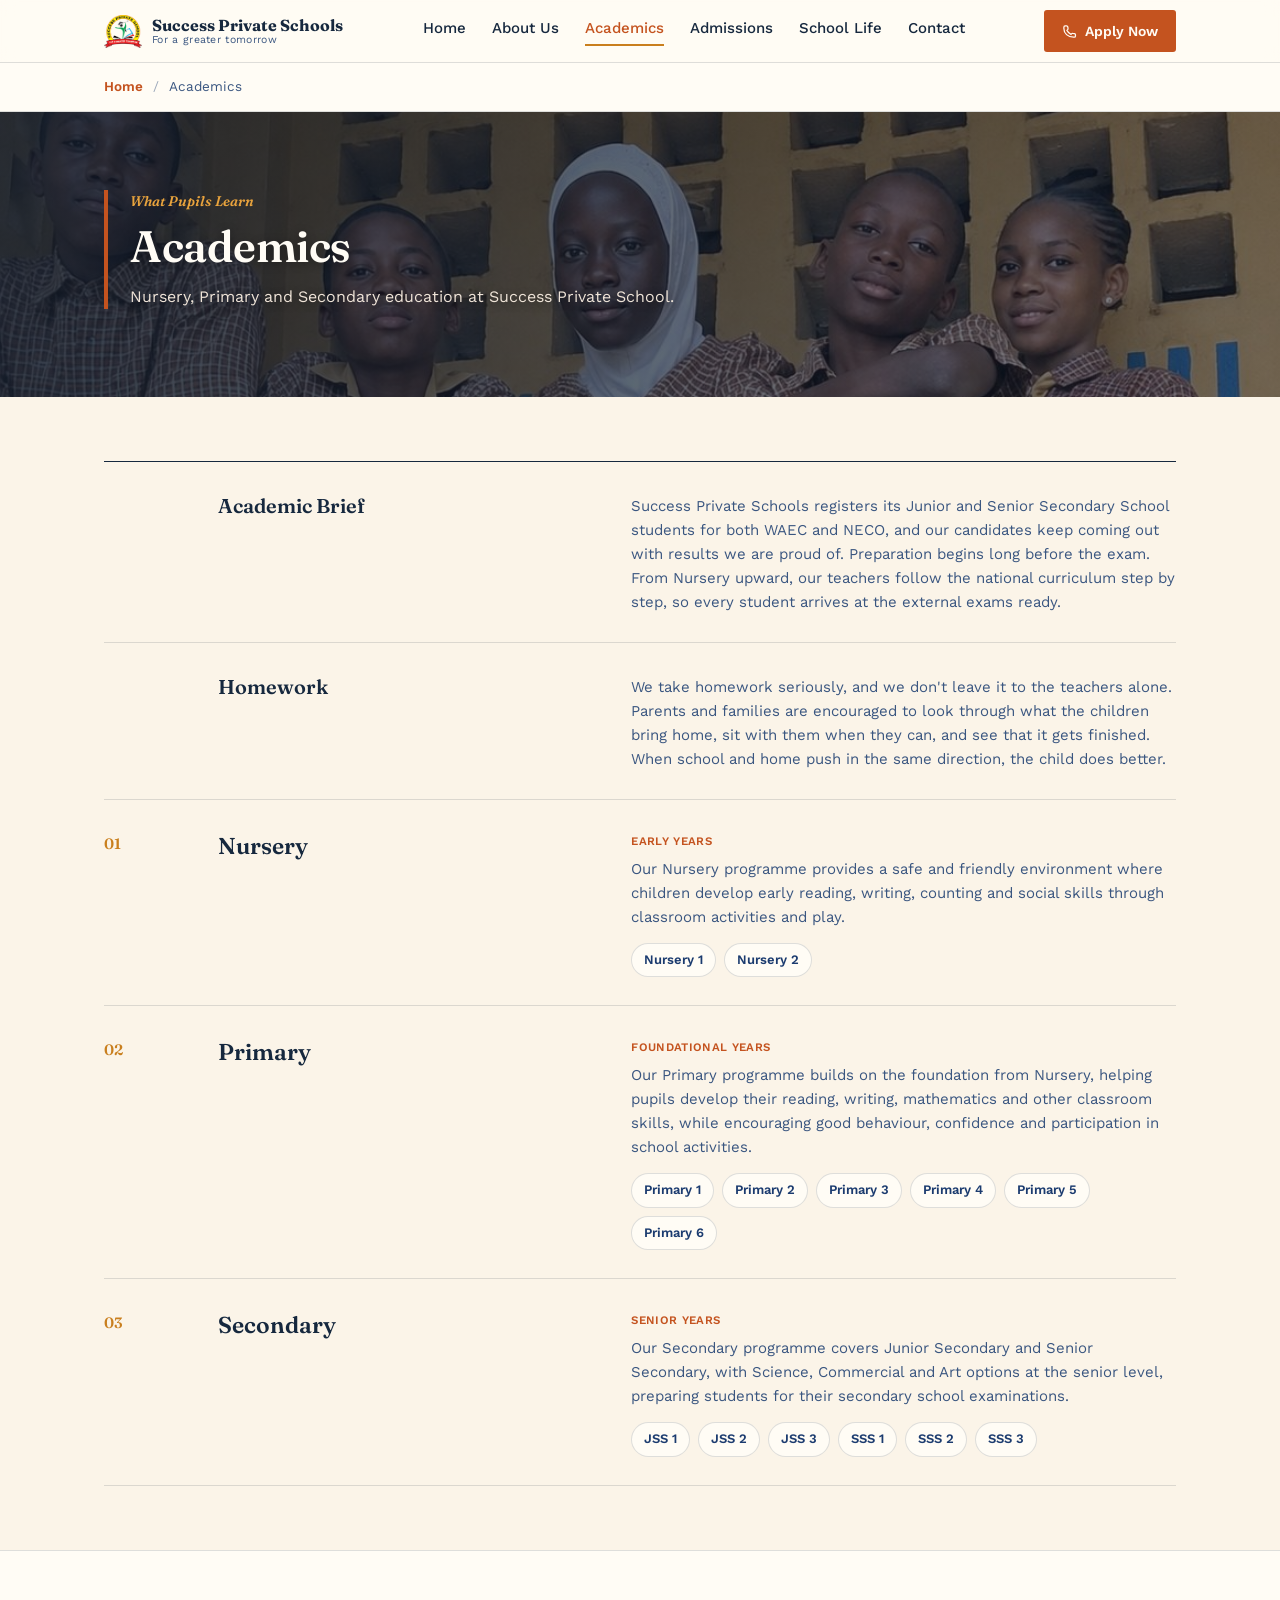
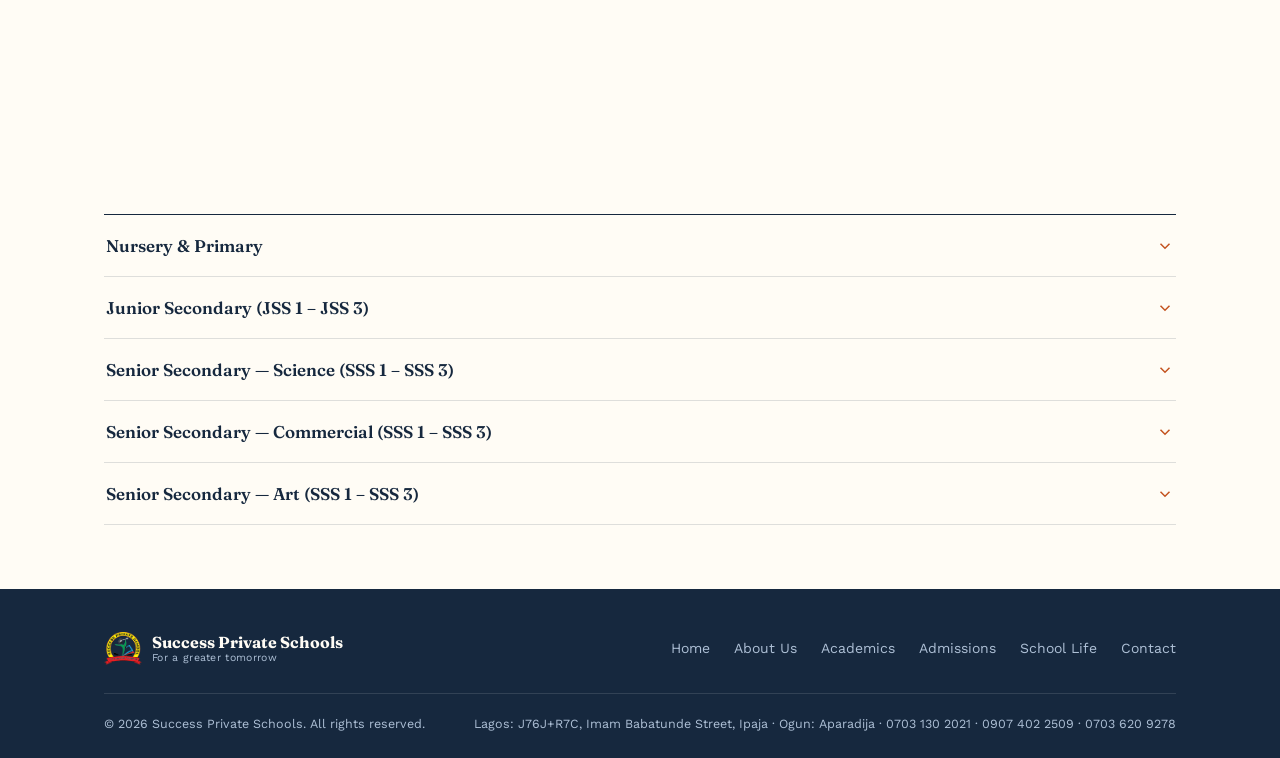
<file: academics.html>
<!DOCTYPE html>
<html lang="en">
<head>
<meta charset="UTF-8">
<meta name="viewport" content="width=device-width, initial-scale=1.0, viewport-fit=cover">
<title>Academics | Success Private Schools</title>
<meta name="description" content="Academics at Success Private School — Nursery, Primary and Secondary programmes, classes and curriculum in Ipaja, Lagos.">
<link rel="preconnect" href="https://fonts.googleapis.com">
<link rel="icon" type="image/png" href="assets/favicon.png">
<link href="https://fonts.googleapis.com/css2?family=Fraunces:ital,opsz,wght@0,9..144,400;0,9..144,500;0,9..144,600;0,9..144,700;1,9..144,500&family=Work+Sans:wght@400;500;600;700&display=swap" rel="stylesheet">
<link rel="stylesheet" href="style.css">
<script>document.documentElement.classList.add("preloading");</script>
</head>
<body>
<div class="preloader" id="preloader" aria-hidden="true"><div class="preloader-ring"><img src="assets/logo.png" alt=""></div></div>
<header class="site" id="siteHeader">
  <div class="nav">
    <a class="brand" href="index.html" aria-label="Success Private Schools home">
      <img class="brand-logo" src="assets/logo.png" alt="Success Private Schools logo">
      <div class="brand-text">
        <div class="name">Success Private Schools</div>
        <div class="sub">For a greater tomorrow</div>
      </div>
    </a>
    <nav class="links">
      <a href="index.html">Home</a>
      <a href="about.html">About Us</a>
      <a href="academics.html" class="active" aria-current="page">Academics</a>
      <a href="admissions.html">Admissions</a>
      <a href="school-life.html">School Life</a>
      <a href="contact.html">Contact</a>
    </nav>
    <a class="nav-cta" href="admissions.html#enquiry">
      <svg viewBox="0 0 24 24" fill="none" stroke="currentColor" stroke-width="2"><path d="M3 5a2 2 0 012-2h2.28a2 2 0 012 1.72l.36 2.5a2 2 0 01-.53 1.72l-1.2 1.2a16 16 0 006.5 6.5l1.2-1.2a2 2 0 011.72-.53l2.5.36a2 2 0 011.72 2V19a2 2 0 01-2 2h-1C9.16 21 3 14.84 3 7V6z"/></svg>
      Apply Now
    </a>
    <button class="menu-btn" aria-label="Menu" id="menuBtn">
      <svg viewBox="0 0 24 24" fill="none" stroke="currentColor" stroke-width="2"><line x1="3" y1="6" x2="21" y2="6"/><line x1="3" y1="12" x2="21" y2="12"/><line x1="3" y1="18" x2="21" y2="18"/></svg>
    </button>
  </div>
</header>
<div class="breadcrumb-bar">
  <div class="wrap breadcrumb-inner">
    <a href="index.html">Home</a><span class="sep">/</span><span>Academics</span>
  </div>
</div>

<section class="page-hero has-photo" style="--hero-img:url('assets/banner-academics.jpg'); --hero-pos:50% 28%;">
  <div class="wrap">
    <div class="hero-copy">
      <div class="kicker">What Pupils Learn</div>
      <h1>Academics</h1>
      <p class="lede">Nursery, Primary and Secondary education at Success Private School.</p>
    </div>
  </div>
</section>

<section id="programs">
  <div class="wrap">
    <div class="ledger">
      <div class="ledger-row note-row">
        <div class="tag"></div>
        <h3>Academic Brief</h3>
        <div class="desc">
          Success Private Schools registers its Junior and Senior Secondary School students for both WAEC and NECO, and our candidates keep coming out with results we are proud of. Preparation begins long before the exam. From Nursery upward, our teachers follow the national curriculum step by step, so every student arrives at the external exams ready.
        </div>
      </div>
      <div class="ledger-row note-row">
        <div class="tag"></div>
        <h3>Homework</h3>
        <div class="desc">
          We take homework seriously, and we don't leave it to the teachers alone. Parents and families are encouraged to look through what the children bring home, sit with them when they can, and see that it gets finished. When school and home push in the same direction, the child does better.
        </div>
      </div>
      <div class="ledger-row">
        <div class="tag">01</div>
        <h3>Nursery</h3>
        <div class="desc">
          <span class="age">EARLY YEARS</span>
          Our Nursery programme provides a safe and friendly environment where children develop early reading, writing, counting and social skills through classroom activities and play.
          <div class="class-tags"><span>Nursery 1</span><span>Nursery 2</span></div>
        </div>
      </div>
      <div class="ledger-row">
        <div class="tag">02</div>
        <h3>Primary</h3>
        <div class="desc">
          <span class="age">FOUNDATIONAL YEARS</span>
          Our Primary programme builds on the foundation from Nursery, helping pupils develop their reading, writing, mathematics and other classroom skills, while encouraging good behaviour, confidence and participation in school activities.
          <div class="class-tags"><span>Primary 1</span><span>Primary 2</span><span>Primary 3</span><span>Primary 4</span><span>Primary 5</span><span>Primary 6</span></div>
        </div>
      </div>
      <div class="ledger-row">
        <div class="tag">03</div>
        <h3>Secondary</h3>
        <div class="desc">
          <span class="age">SENIOR YEARS</span>
          Our Secondary programme covers Junior Secondary and Senior Secondary, with Science, Commercial and Art options at the senior level, preparing students for their secondary school examinations.
          <div class="class-tags"><span>JSS 1</span><span>JSS 2</span><span>JSS 3</span><span>SSS 1</span><span>SSS 2</span><span>SSS 3</span></div>
        </div>
      </div>
    </div>

  </div>
</section>

<section id="curriculum" style="background:var(--chalk); border-top:1px solid var(--line);">
  <div class="wrap">
    <div class="section-head reveal">
      <div>
        <h2>School Curriculum</h2>
        <p class="head-note">Our lessons follow the national curriculum, and each class builds on what was taught in the one before it. As our pupils move up, the subjects widen to include science, commercial and art options.</p>
      </div>
      <p>Tap a level below to see the subjects offered.</p>
    </div>
    <div class="curriculum-accordion">

      <div class="curr-item">
        <button class="curr-trigger" aria-expanded="false">
          <span>Nursery &amp; Primary</span>
          <svg class="chev" viewBox="0 0 24 24" fill="none" stroke="currentColor" stroke-width="2"><path d="M6 9l6 6 6-6"/></svg>
        </button>
        <div class="curr-panel">
          <div class="curr-panel-inner">
            <ul class="subject-grid">
              <li>English Language</li>
              <li>Mathematics</li>
              <li>Basic Science</li>
              <li>Social Studies</li>
              <li>Verbal Reasoning</li>
              <li>Quantitative Reasoning</li>
              <li>Handwriting</li>
              <li>Creative Arts</li>
              <li>Physical &amp; Health Education</li>
              <li>Computer</li>
              <li>Civic Education</li>
              <li>Religious Studies</li>
            </ul>
          </div>
        </div>
      </div>

      <div class="curr-item">
        <button class="curr-trigger" aria-expanded="false">
          <span>Junior Secondary (JSS 1 – JSS 3)</span>
          <svg class="chev" viewBox="0 0 24 24" fill="none" stroke="currentColor" stroke-width="2"><path d="M6 9l6 6 6-6"/></svg>
        </button>
        <div class="curr-panel">
          <div class="curr-panel-inner">
            <ul class="subject-grid">
              <li>Agricultural Science</li>
              <li>Basic Science</li>
              <li>Basic Technology</li>
              <li>Business Studies</li>
              <li>Christian Religious Studies</li>
              <li>Civic Education</li>
              <li>Cultural &amp; Creative Arts</li>
              <li>English Language</li>
              <li>Home Economics</li>
              <li>Information Technology</li>
              <li>Mathematics</li>
              <li>Music</li>
              <li>Physical &amp; Health Education</li>
              <li>Security Education</li>
              <li>Social Studies</li>
              <li>Yoruba Language</li>
            </ul>
          </div>
        </div>
      </div>

      <div class="curr-item">
        <button class="curr-trigger" aria-expanded="false">
          <span>Senior Secondary — Science (SSS 1 – SSS 3)</span>
          <svg class="chev" viewBox="0 0 24 24" fill="none" stroke="currentColor" stroke-width="2"><path d="M6 9l6 6 6-6"/></svg>
        </button>
        <div class="curr-panel">
          <div class="curr-panel-inner">
            <ul class="subject-grid">
              <li>Agricultural Science</li>
              <li>Biology</li>
              <li>Catering Practices</li>
              <li>Chemistry</li>
              <li>Civic Education</li>
              <li>Data Processing</li>
              <li>Economics</li>
              <li>English Language</li>
              <li>Further Maths</li>
              <li>Geography</li>
              <li>Information Technology</li>
              <li>Mathematics</li>
              <li>Physics</li>
            </ul>
          </div>
        </div>
      </div>

      <div class="curr-item">
        <button class="curr-trigger" aria-expanded="false">
          <span>Senior Secondary — Commercial (SSS 1 – SSS 3)</span>
          <svg class="chev" viewBox="0 0 24 24" fill="none" stroke="currentColor" stroke-width="2"><path d="M6 9l6 6 6-6"/></svg>
        </button>
        <div class="curr-panel">
          <div class="curr-panel-inner">
            <ul class="subject-grid">
              <li>Biology</li>
              <li>Catering Practices</li>
              <li>Civic Education</li>
              <li>Commerce</li>
              <li>Data Processing</li>
              <li>Economics</li>
              <li>English Language</li>
              <li>Government</li>
              <li>Literature in English</li>
              <li>Mathematics</li>
            </ul>
          </div>
        </div>
      </div>

      <div class="curr-item">
        <button class="curr-trigger" aria-expanded="false">
          <span>Senior Secondary — Art (SSS 1 – SSS 3)</span>
          <svg class="chev" viewBox="0 0 24 24" fill="none" stroke="currentColor" stroke-width="2"><path d="M6 9l6 6 6-6"/></svg>
        </button>
        <div class="curr-panel">
          <div class="curr-panel-inner">
            <ul class="subject-grid">
              <li>Biology</li>
              <li>Catering Practices</li>
              <li>Civic Education</li>
              <li>Christian Religious Studies</li>
              <li>Data Processing</li>
              <li>Economics</li>
              <li>English Language</li>
              <li>Further Maths</li>
              <li>Government</li>
              <li>Literature in English</li>
              <li>Mathematics</li>
              <li>Music</li>
              <li>Yoruba Language</li>
            </ul>
          </div>
        </div>
      </div>

    </div>
  </div>
</section>
<footer>
  <div class="wrap">
    <div class="footer-top">
      <a class="brand" href="index.html">
        <img class="brand-logo" src="assets/logo.png" alt="Success Private Schools logo">
        <div class="brand-text">
          <div class="name">Success Private Schools</div>
          <div class="sub">For a greater tomorrow</div>
        </div>
      </a>
      <div class="footer-links">
        <a href="index.html">Home</a>
        <a href="about.html">About Us</a>
        <a href="academics.html">Academics</a>
        <a href="admissions.html">Admissions</a>
        <a href="school-life.html">School Life</a>
        <a href="contact.html">Contact</a>
      </div>
    </div>
    <div class="footer-bottom">
      <span>© 2026 Success Private Schools. All rights reserved.</span>
      <span>Lagos: J76J+R7C, Imam Babatunde Street, Ipaja · Ogun: Aparadija · 0703 130 2021 · 0907 402 2509 · 0703 620 9278</span>
    </div>
  </div>
</footer>
<script src="script.js"></script>
</body>
</html>
</file>
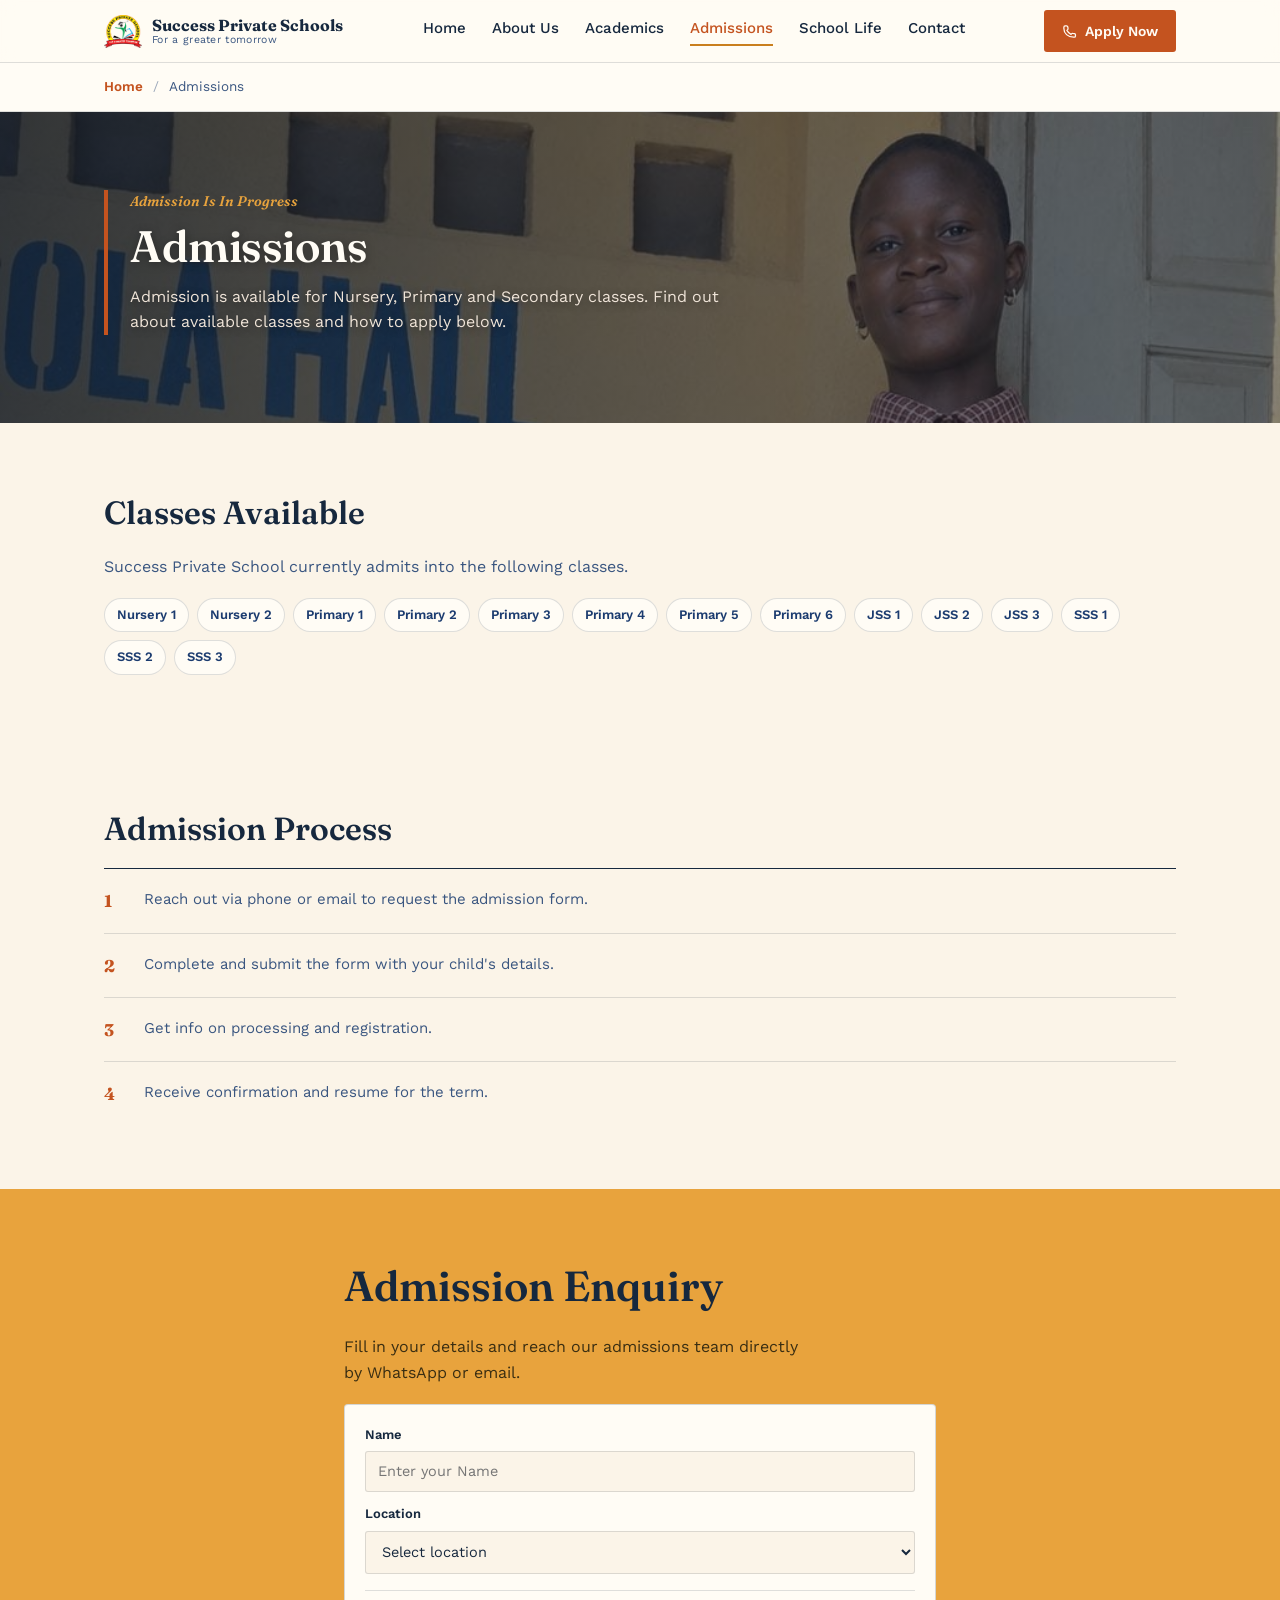
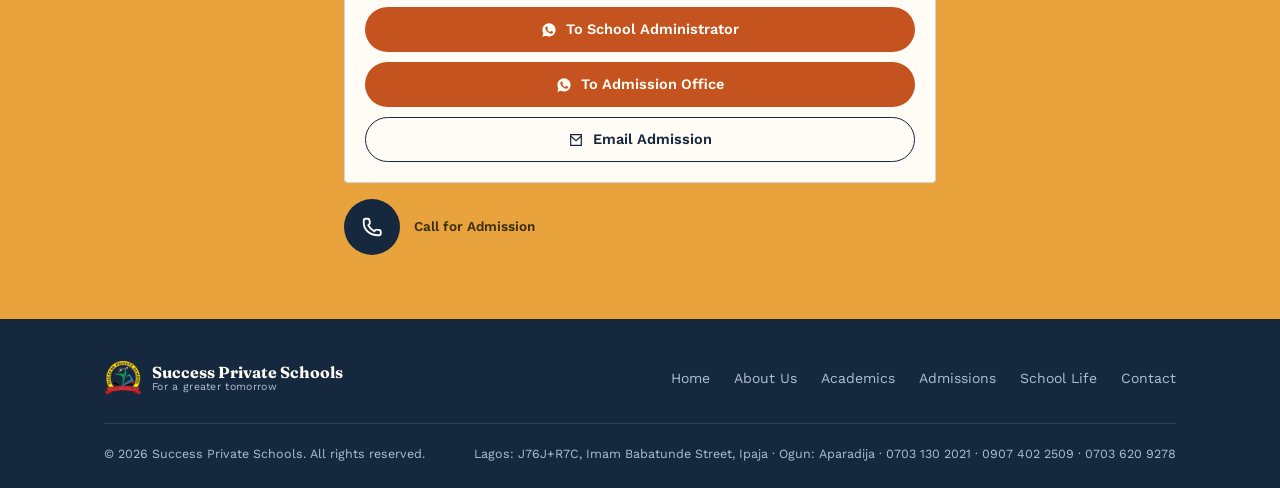
<file: admissions.html>
<!DOCTYPE html>
<html lang="en">
<head>
<meta charset="UTF-8">
<meta name="viewport" content="width=device-width, initial-scale=1.0, viewport-fit=cover">
<title>Admissions | Success Private Schools</title>
<meta name="description" content="Admissions at Success Private School — classes available, admission process and enquiry form for Nursery, Primary and Secondary.">
<link rel="preconnect" href="https://fonts.googleapis.com">
<link rel="icon" type="image/png" href="assets/favicon.png">
<link href="https://fonts.googleapis.com/css2?family=Fraunces:ital,opsz,wght@0,9..144,400;0,9..144,500;0,9..144,600;0,9..144,700;1,9..144,500&family=Work+Sans:wght@400;500;600;700&display=swap" rel="stylesheet">
<link rel="stylesheet" href="style.css">
<script>document.documentElement.classList.add("preloading");</script>
</head>
<body>
<div class="preloader" id="preloader" aria-hidden="true"><div class="preloader-ring"><img src="assets/logo.png" alt=""></div></div>
<header class="site" id="siteHeader">
  <div class="nav">
    <a class="brand" href="index.html" aria-label="Success Private Schools home">
      <img class="brand-logo" src="assets/logo.png" alt="Success Private Schools logo">
      <div class="brand-text">
        <div class="name">Success Private Schools</div>
        <div class="sub">For a greater tomorrow</div>
      </div>
    </a>
    <nav class="links">
      <a href="index.html">Home</a>
      <a href="about.html">About Us</a>
      <a href="academics.html">Academics</a>
      <a href="admissions.html" class="active" aria-current="page">Admissions</a>
      <a href="school-life.html">School Life</a>
      <a href="contact.html">Contact</a>
    </nav>
    <a class="nav-cta" href="admissions.html#enquiry">
      <svg viewBox="0 0 24 24" fill="none" stroke="currentColor" stroke-width="2"><path d="M3 5a2 2 0 012-2h2.28a2 2 0 012 1.72l.36 2.5a2 2 0 01-.53 1.72l-1.2 1.2a16 16 0 006.5 6.5l1.2-1.2a2 2 0 011.72-.53l2.5.36a2 2 0 011.72 2V19a2 2 0 01-2 2h-1C9.16 21 3 14.84 3 7V6z"/></svg>
      Apply Now
    </a>
    <button class="menu-btn" aria-label="Menu" id="menuBtn">
      <svg viewBox="0 0 24 24" fill="none" stroke="currentColor" stroke-width="2"><line x1="3" y1="6" x2="21" y2="6"/><line x1="3" y1="12" x2="21" y2="12"/><line x1="3" y1="18" x2="21" y2="18"/></svg>
    </button>
  </div>
</header>
<div class="breadcrumb-bar">
  <div class="wrap breadcrumb-inner">
    <a href="index.html">Home</a><span class="sep">/</span><span>Admissions</span>
  </div>
</div>

<section class="page-hero has-photo" style="--hero-img:url('assets/banner-admissions.jpg'); --hero-pos:50% 35%;">
  <div class="wrap">
    <div class="hero-copy">
      <div class="kicker">Admission Is In Progress</div>
      <h1>Admissions</h1>
      <p class="lede">Admission is available for Nursery, Primary and Secondary classes. Find out about available classes and how to apply below.</p>
    </div>
  </div>
</section>

<section id="classes-available">
  <div class="wrap">
    <div class="subpage-block">
      <h2>Classes Available</h2>
      <p class="intro">Success Private School currently admits into the following classes.</p>
      <div class="class-tags">
        <span>Nursery 1</span><span>Nursery 2</span>
        <span>Primary 1</span><span>Primary 2</span><span>Primary 3</span>
        <span>Primary 4</span><span>Primary 5</span><span>Primary 6</span>
        <span>JSS 1</span><span>JSS 2</span><span>JSS 3</span>
        <span>SSS 1</span><span>SSS 2</span><span>SSS 3</span>
      </div>
    </div>
  </div>
</section>

<section id="process">
  <div class="wrap">
    <div class="subpage-block" style="margin-bottom:0;">
      <h2>Admission Process</h2>
      <ol class="process-steps">
        <li><span class="step-num">1</span> Reach out via phone or email to request the admission form.</li>
        <li><span class="step-num">2</span> Complete and submit the form with your child's details.</li>
        <li><span class="step-num">3</span> Get info on processing and registration.</li>
        <li><span class="step-num">4</span> Receive confirmation and resume for the term.</li>
      </ol>
    </div>
  </div>
</section>

<section id="admissions" class="admissions">
  <div class="wrap admissions-inner" style="grid-template-columns:1fr; max-width:640px;">
    <div id="enquiry">
      <h2>Admission Enquiry</h2>
      <p>Fill in your details and reach our admissions team directly by WhatsApp or email.</p>

      <div class="admission-form">
        <div class="admission-form-row">
          <label for="admFullName">Name</label>
          <input type="text" id="admFullName" placeholder="Enter your Name" autocomplete="name">
        </div>
        <div class="admission-form-row">
          <label for="admLocation">Location</label>
          <select id="admLocation">
            <option value="">Select location</option>
            <option value="Ipaja, Lagos State">Ipaja, Lagos State</option>
            <option value="Aparadija, Ogun State">Aparadija, Ogun State</option>
          </select>
        </div>
        <p class="admission-form-note" id="admFormNote" role="alert">Please enter your name and choose a location before continuing.</p>

        <div class="admission-form-actions">
          <button type="button" class="btn-pill btn-pill-clay" id="btnWaAdmin">
            <svg viewBox="0 0 24 24" fill="currentColor" stroke="none" width="16" height="16"><path d="M12.04 2C6.58 2 2.13 6.45 2.13 11.91c0 1.75.46 3.45 1.33 4.95L2 22l5.29-1.39c1.44.79 3.06 1.2 4.71 1.2h.01c5.46 0 9.91-4.45 9.91-9.91 0-2.65-1.03-5.14-2.9-7.01A9.87 9.87 0 0012.04 2zm5.8 14.09c-.24.68-1.4 1.3-1.93 1.38-.49.08-1.11.11-1.79-.11-.41-.13-.94-.3-1.62-.6-2.85-1.23-4.71-4.1-4.85-4.29-.14-.19-1.16-1.54-1.16-2.94 0-1.4.73-2.08 1-2.36.26-.28.57-.35.76-.35h.55c.18 0 .42-.03.65.5.24.55.81 1.94.88 2.08.07.14.11.3.02.49-.09.19-.14.3-.28.46-.14.16-.29.36-.42.48-.14.14-.29.29-.12.57.16.28.73 1.22 1.58 1.98 1.09.98 2 1.28 2.28 1.43.28.14.44.12.61-.07.17-.19.71-.82.9-1.1.19-.28.38-.23.63-.14.26.09 1.63.78 1.91.92.28.14.46.21.53.33.07.12.07.68-.17 1.36z"/></svg>
            To School Administrator
          </button>
          <button type="button" class="btn-pill btn-pill-clay" id="btnWaOffice">
            <svg viewBox="0 0 24 24" fill="currentColor" stroke="none" width="16" height="16"><path d="M12.04 2C6.58 2 2.13 6.45 2.13 11.91c0 1.75.46 3.45 1.33 4.95L2 22l5.29-1.39c1.44.79 3.06 1.2 4.71 1.2h.01c5.46 0 9.91-4.45 9.91-9.91 0-2.65-1.03-5.14-2.9-7.01A9.87 9.87 0 0012.04 2zm5.8 14.09c-.24.68-1.4 1.3-1.93 1.38-.49.08-1.11.11-1.79-.11-.41-.13-.94-.3-1.62-.6-2.85-1.23-4.71-4.1-4.85-4.29-.14-.19-1.16-1.54-1.16-2.94 0-1.4.73-2.08 1-2.36.26-.28.57-.35.76-.35h.55c.18 0 .42-.03.65.5.24.55.81 1.94.88 2.08.07.14.11.3.02.49-.09.19-.14.3-.28.46-.14.16-.29.36-.42.48-.14.14-.29.29-.12.57.16.28.73 1.22 1.58 1.98 1.09.98 2 1.28 2.28 1.43.28.14.44.12.61-.07.17-.19.71-.82.9-1.1.19-.28.38-.23.63-.14.26.09 1.63.78 1.91.92.28.14.46.21.53.33.07.12.07.68-.17 1.36z"/></svg>
            To Admission Office
          </button>
          <button type="button" class="btn-pill btn-pill-outline" id="btnEmailAdm">
            <svg viewBox="0 0 24 24" fill="none" stroke="currentColor" stroke-width="1.8"><path d="M4 4h16v16H4z"/><path d="M4 6l8 7 8-7"/></svg>
            Email Admission
          </button>
        </div>
      </div>

      <div class="call-outside">
        <a class="btn-circle" href="tel:+2347031302021" aria-label="Call for Admission" title="Call for Admission">
          <svg viewBox="0 0 24 24" fill="none" stroke="currentColor" stroke-width="2"><path d="M3 5a2 2 0 012-2h2.28a2 2 0 012 1.72l.36 2.5a2 2 0 01-.53 1.72l-1.2 1.2a16 16 0 006.5 6.5l1.2-1.2a2 2 0 011.72-.53l2.5.36a2 2 0 011.72 2V19a2 2 0 01-2 2h-1C9.16 21 3 14.84 3 7V6z"/></svg>
        </a>
        <span class="call-label">Call for Admission</span>
      </div>
    </div>
  </div>
</section>
<footer>
  <div class="wrap">
    <div class="footer-top">
      <a class="brand" href="index.html">
        <img class="brand-logo" src="assets/logo.png" alt="Success Private Schools logo">
        <div class="brand-text">
          <div class="name">Success Private Schools</div>
          <div class="sub">For a greater tomorrow</div>
        </div>
      </a>
      <div class="footer-links">
        <a href="index.html">Home</a>
        <a href="about.html">About Us</a>
        <a href="academics.html">Academics</a>
        <a href="admissions.html">Admissions</a>
        <a href="school-life.html">School Life</a>
        <a href="contact.html">Contact</a>
      </div>
    </div>
    <div class="footer-bottom">
      <span>© 2026 Success Private Schools. All rights reserved.</span>
      <span>Lagos: J76J+R7C, Imam Babatunde Street, Ipaja · Ogun: Aparadija · 0703 130 2021 · 0907 402 2509 · 0703 620 9278</span>
    </div>
  </div>
</footer>
<script src="script.js"></script>
</body>
</html>
</file>
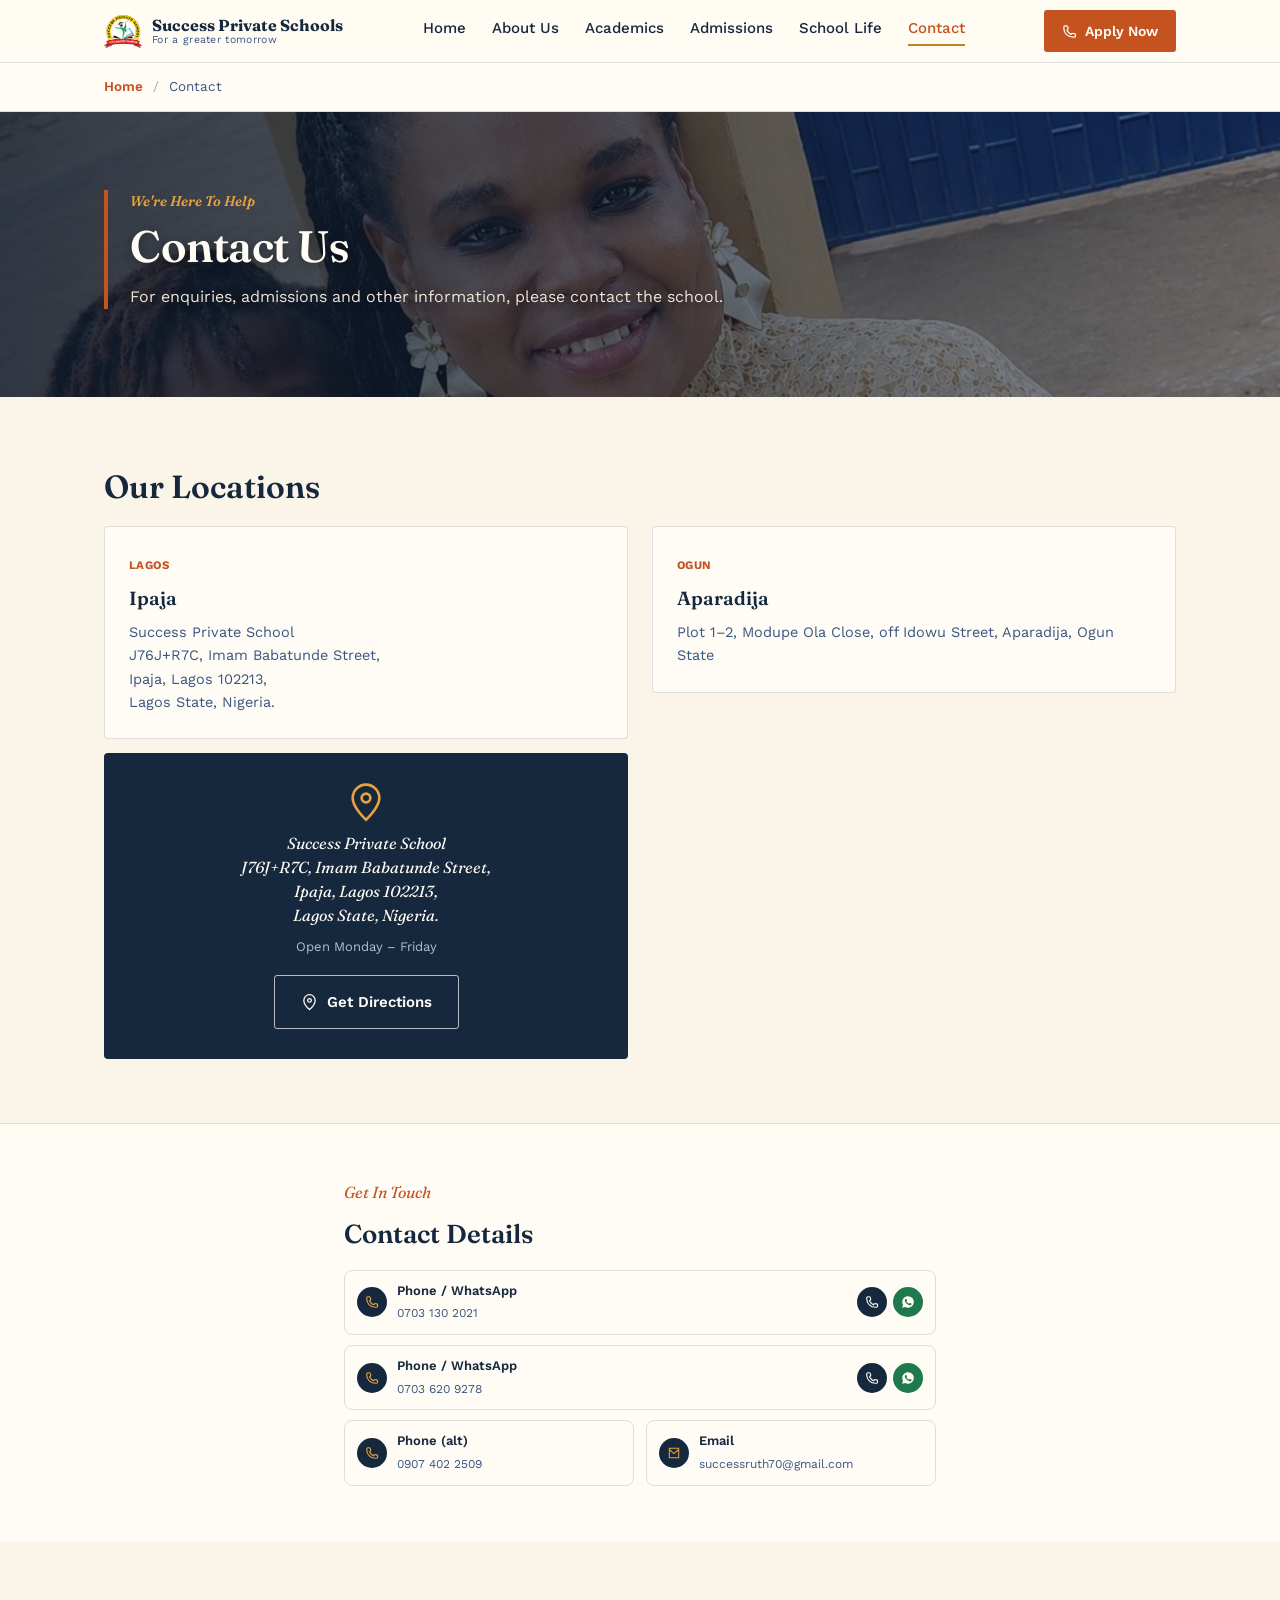
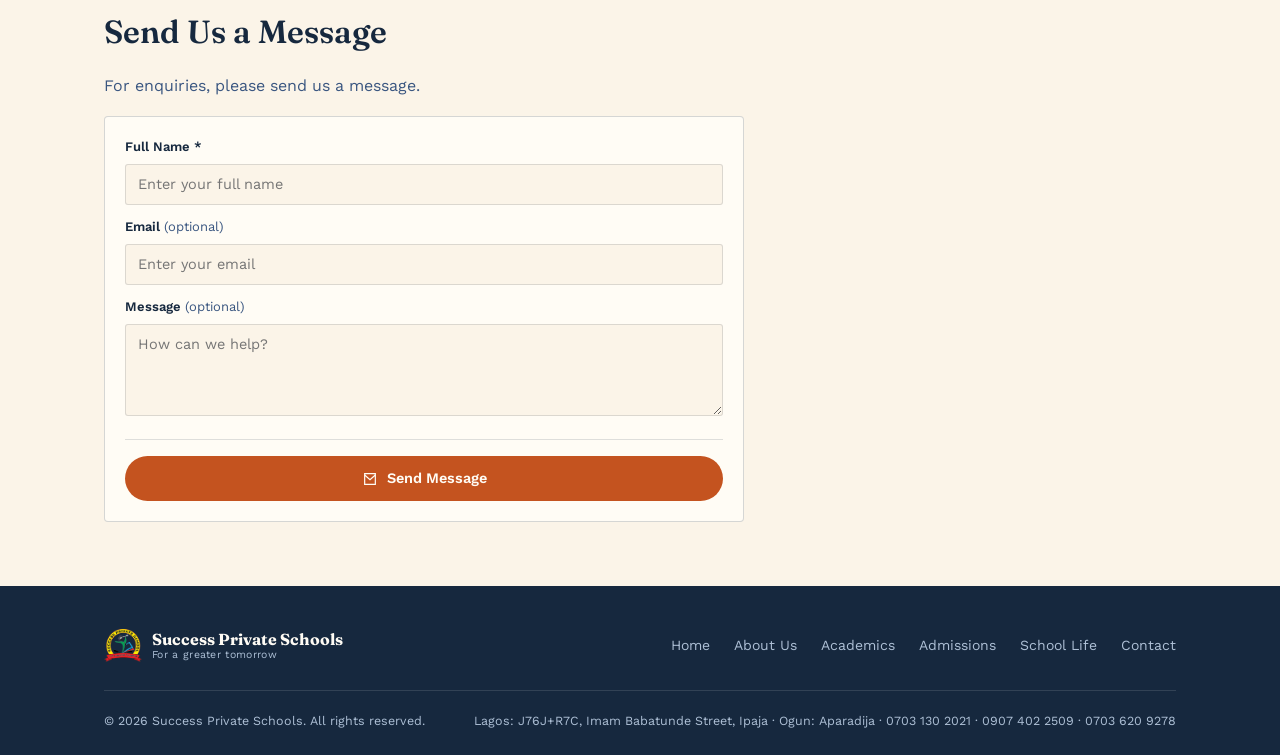
<file: contact.html>
<!DOCTYPE html>
<html lang="en">
<head>
<meta charset="UTF-8">
<meta name="viewport" content="width=device-width, initial-scale=1.0, viewport-fit=cover">
<title>Contact | Success Private Schools</title>
<meta name="description" content="Contact Success Private School — phone, WhatsApp, email and location addresses in Ipaja, Lagos and Aparadija, Ogun State.">
<link rel="preconnect" href="https://fonts.googleapis.com">
<link rel="icon" type="image/png" href="assets/favicon.png">
<link href="https://fonts.googleapis.com/css2?family=Fraunces:ital,opsz,wght@0,9..144,400;0,9..144,500;0,9..144,600;0,9..144,700;1,9..144,500&family=Work+Sans:wght@400;500;600;700&display=swap" rel="stylesheet">
<link rel="stylesheet" href="style.css">
<script>document.documentElement.classList.add("preloading");</script>
</head>
<body>
<div class="preloader" id="preloader" aria-hidden="true"><div class="preloader-ring"><img src="assets/logo.png" alt=""></div></div>
<header class="site" id="siteHeader">
  <div class="nav">
    <a class="brand" href="index.html" aria-label="Success Private Schools home">
      <img class="brand-logo" src="assets/logo.png" alt="Success Private Schools logo">
      <div class="brand-text">
        <div class="name">Success Private Schools</div>
        <div class="sub">For a greater tomorrow</div>
      </div>
    </a>
    <nav class="links">
      <a href="index.html">Home</a>
      <a href="about.html">About Us</a>
      <a href="academics.html">Academics</a>
      <a href="admissions.html">Admissions</a>
      <a href="school-life.html">School Life</a>
      <a href="contact.html" class="active" aria-current="page">Contact</a>
    </nav>
    <a class="nav-cta" href="admissions.html#enquiry">
      <svg viewBox="0 0 24 24" fill="none" stroke="currentColor" stroke-width="2"><path d="M3 5a2 2 0 012-2h2.28a2 2 0 012 1.72l.36 2.5a2 2 0 01-.53 1.72l-1.2 1.2a16 16 0 006.5 6.5l1.2-1.2a2 2 0 011.72-.53l2.5.36a2 2 0 011.72 2V19a2 2 0 01-2 2h-1C9.16 21 3 14.84 3 7V6z"/></svg>
      Apply Now
    </a>
    <button class="menu-btn" aria-label="Menu" id="menuBtn">
      <svg viewBox="0 0 24 24" fill="none" stroke="currentColor" stroke-width="2"><line x1="3" y1="6" x2="21" y2="6"/><line x1="3" y1="12" x2="21" y2="12"/><line x1="3" y1="18" x2="21" y2="18"/></svg>
    </button>
  </div>
</header>
<div class="breadcrumb-bar">
  <div class="wrap breadcrumb-inner">
    <a href="index.html">Home</a><span class="sep">/</span><span>Contact</span>
  </div>
</div>

<section class="page-hero has-photo" style="--hero-img:url('assets/banner-contact.jpg'); --hero-pos:50% 22%;">
  <div class="wrap">
    <div class="hero-copy">
      <div class="kicker">We're Here To Help</div>
      <h1>Contact Us</h1>
      <p class="lede">For enquiries, admissions and other information, please contact the school.</p>
    </div>
  </div>
</section>

<section id="locations">
  <div class="wrap">
    <div class="subpage-block">
      <h2>Our Locations</h2>
      <div class="campus-grid" style="align-items:start;">
        <div class="campus-stack">
        <div class="campus-card">
          <div class="tag-mini">Lagos</div>
          <h3>Ipaja</h3>
          <p>Success Private School<br>J76J+R7C, Imam Babatunde Street,<br>Ipaja, Lagos 102213,<br>Lagos State, Nigeria.</p>
        </div>
        <div class="map-block">
          <div>
            <svg class="pin" viewBox="0 0 24 24" fill="none" stroke="currentColor" stroke-width="1.6" style="margin:0 auto;"><path d="M12 22s8-7.2 8-13a8 8 0 10-16 0c0 5.8 8 13 8 13z"/><circle cx="12" cy="9" r="2.6"/></svg>
            <p>Success Private School<br>J76J+R7C, Imam Babatunde Street,<br>Ipaja, Lagos 102213,<br>Lagos State, Nigeria.</p>
            <span>Open Monday – Friday</span>
            <a class="btn btn-outline-light" style="margin-top:18px;" href="https://www.google.com/maps/search/?api=1&query=Success%20Private%20Schools%2C%20J76J%2BR7C%2C%20Imam%20Babatunde%20Street%2C%20Ipaja%2C%20Lagos%20102213%2C%20Lagos%20State%2C%20Nigeria" target="_blank" rel="noopener">
              <svg viewBox="0 0 24 24" fill="none" stroke="currentColor" stroke-width="1.8"><path d="M12 22s8-7.2 8-13a8 8 0 10-16 0c0 5.8 8 13 8 13z"/><circle cx="12" cy="9" r="2.6"/></svg>
              Get Directions
            </a>
          </div>
        </div>
        </div>
        <div class="campus-card">
          <div class="tag-mini">Ogun</div>
          <h3>Aparadija</h3>
          <p>Plot 1–2, Modupe Ola Close, off Idowu Street, Aparadija, Ogun State</p>
        </div>
      </div>
    </div>
  </div>
</section>

<section id="contact" style="background:var(--chalk); border-top:1px solid var(--line); padding:56px 0;">
  <div class="wrap contact-grid" style="grid-template-columns:1fr; max-width:640px; margin-left:auto; margin-right:auto;">
    <div>
      <div class="eyebrow">Get In Touch</div>
      <h2 style="font-size:26px;">Contact Details</h2>
      <ul class="contact-list">
        <li class="dual">
          <div class="c-row">
            <span class="ico-wrap"><svg viewBox="0 0 24 24" fill="none" stroke="currentColor" stroke-width="2"><path d="M3 5a2 2 0 012-2h2.28a2 2 0 012 1.72l.36 2.5a2 2 0 01-.53 1.72l-1.2 1.2a16 16 0 006.5 6.5l1.2-1.2a2 2 0 011.72-.53l2.5.36a2 2 0 011.72 2V19a2 2 0 01-2 2h-1C9.16 21 3 14.84 3 7V6z"/></svg></span>
            <div><span class="k">Phone / WhatsApp</span><span class="v">0703 130 2021</span></div>
            <span class="dual-actions">
              <a class="call-ico" href="tel:+2347031302021" aria-label="Call 0703 130 2021" title="Call">
                <svg viewBox="0 0 24 24" fill="none" stroke="currentColor" stroke-width="2"><path d="M3 5a2 2 0 012-2h2.28a2 2 0 012 1.72l.36 2.5a2 2 0 01-.53 1.72l-1.2 1.2a16 16 0 006.5 6.5l1.2-1.2a2 2 0 011.72-.53l2.5.36a2 2 0 011.72 2V19a2 2 0 01-2 2h-1C9.16 21 3 14.84 3 7V6z"/></svg>
              </a>
              <a class="wa-ico" href="https://wa.me/2347031302021" target="_blank" rel="noopener" aria-label="WhatsApp 0703 130 2021" title="WhatsApp">
                <svg viewBox="0 0 24 24" fill="currentColor" stroke="none" width="16" height="16"><path d="M12.04 2C6.58 2 2.13 6.45 2.13 11.91c0 1.75.46 3.45 1.33 4.95L2 22l5.29-1.39c1.44.79 3.06 1.2 4.71 1.2h.01c5.46 0 9.91-4.45 9.91-9.91 0-2.65-1.03-5.14-2.9-7.01A9.87 9.87 0 0012.04 2zm5.8 14.09c-.24.68-1.4 1.3-1.93 1.38-.49.08-1.11.11-1.79-.11-.41-.13-.94-.3-1.62-.6-2.85-1.23-4.71-4.1-4.85-4.29-.14-.19-1.16-1.54-1.16-2.94 0-1.4.73-2.08 1-2.36.26-.28.57-.35.76-.35h.55c.18 0 .42-.03.65.5.24.55.81 1.94.88 2.08.07.14.11.3.02.49-.09.19-.14.3-.28.46-.14.16-.29.36-.42.48-.14.14-.29.29-.12.57.16.28.73 1.22 1.58 1.98 1.09.98 2 1.28 2.28 1.43.28.14.44.12.61-.07.17-.19.71-.82.9-1.1.19-.28.38-.23.63-.14.26.09 1.63.78 1.91.92.28.14.46.21.53.33.07.12.07.68-.17 1.36z"/></svg>
              </a>
            </span>
          </div>
        </li>
        <li class="dual">
          <div class="c-row">
            <span class="ico-wrap"><svg viewBox="0 0 24 24" fill="none" stroke="currentColor" stroke-width="2"><path d="M3 5a2 2 0 012-2h2.28a2 2 0 012 1.72l.36 2.5a2 2 0 01-.53 1.72l-1.2 1.2a16 16 0 006.5 6.5l1.2-1.2a2 2 0 011.72-.53l2.5.36a2 2 0 011.72 2V19a2 2 0 01-2 2h-1C9.16 21 3 14.84 3 7V6z"/></svg></span>
            <div><span class="k">Phone / WhatsApp</span><span class="v">0703 620 9278</span></div>
            <span class="dual-actions">
              <a class="call-ico" href="tel:+2347036209278" aria-label="Call 0703 620 9278" title="Call">
                <svg viewBox="0 0 24 24" fill="none" stroke="currentColor" stroke-width="2"><path d="M3 5a2 2 0 012-2h2.28a2 2 0 012 1.72l.36 2.5a2 2 0 01-.53 1.72l-1.2 1.2a16 16 0 006.5 6.5l1.2-1.2a2 2 0 011.72-.53l2.5.36a2 2 0 011.72 2V19a2 2 0 01-2 2h-1C9.16 21 3 14.84 3 7V6z"/></svg>
              </a>
              <a class="wa-ico" href="https://wa.me/2347036209278" target="_blank" rel="noopener" aria-label="WhatsApp 0703 620 9278" title="WhatsApp">
                <svg viewBox="0 0 24 24" fill="currentColor" stroke="none" width="16" height="16"><path d="M12.04 2C6.58 2 2.13 6.45 2.13 11.91c0 1.75.46 3.45 1.33 4.95L2 22l5.29-1.39c1.44.79 3.06 1.2 4.71 1.2h.01c5.46 0 9.91-4.45 9.91-9.91 0-2.65-1.03-5.14-2.9-7.01A9.87 9.87 0 0012.04 2zm5.8 14.09c-.24.68-1.4 1.3-1.93 1.38-.49.08-1.11.11-1.79-.11-.41-.13-.94-.3-1.62-.6-2.85-1.23-4.71-4.1-4.85-4.29-.14-.19-1.16-1.54-1.16-2.94 0-1.4.73-2.08 1-2.36.26-.28.57-.35.76-.35h.55c.18 0 .42-.03.65.5.24.55.81 1.94.88 2.08.07.14.11.3.02.49-.09.19-.14.3-.28.46-.14.16-.29.36-.42.48-.14.14-.29.29-.12.57.16.28.73 1.22 1.58 1.98 1.09.98 2 1.28 2.28 1.43.28.14.44.12.61-.07.17-.19.71-.82.9-1.1.19-.28.38-.23.63-.14.26.09 1.63.78 1.91.92.28.14.46.21.53.33.07.12.07.68-.17 1.36z"/></svg>
              </a>
            </span>
          </div>
        </li>
        <li>
          <a class="c-row" href="tel:+2349074022509">
            <span class="ico-wrap"><svg viewBox="0 0 24 24" fill="none" stroke="currentColor" stroke-width="2"><path d="M3 5a2 2 0 012-2h2.28a2 2 0 012 1.72l.36 2.5a2 2 0 01-.53 1.72l-1.2 1.2a16 16 0 006.5 6.5l1.2-1.2a2 2 0 011.72-.53l2.5.36a2 2 0 011.72 2V19a2 2 0 01-2 2h-1C9.16 21 3 14.84 3 7V6z"/></svg></span>
            <div><span class="k">Phone (alt)</span><span class="v">0907 402 2509</span></div>
          </a>
        </li>
        <li>
          <a class="c-row" href="mailto:successruth70@gmail.com">
            <span class="ico-wrap"><svg viewBox="0 0 24 24" fill="none" stroke="currentColor" stroke-width="1.8"><path d="M4 4h16v16H4z"/><path d="M4 6l8 7 8-7"/></svg></span>
            <div><span class="k">Email</span><span class="v">successruth70@gmail.com</span></div>
          </a>
        </li>
      </ul>
    </div>
  </div>
</section>

<section id="enquiry-form">
  <div class="wrap">
    <div class="subpage-block" style="margin-bottom:0; max-width:640px;">
      <h2>Send Us a Message</h2>
      <p class="intro">For enquiries, please send us a message.</p>
      <div class="admission-form">
        <div class="admission-form-row">
          <label for="ctFullName">Full Name <span aria-hidden="true">*</span></label>
          <input type="text" id="ctFullName" placeholder="Enter your full name" autocomplete="name">
        </div>
        <div class="admission-form-row">
          <label for="ctEmail">Email <span class="opt">(optional)</span></label>
          <input type="email" id="ctEmail" placeholder="Enter your email" autocomplete="email">
        </div>
        <div class="admission-form-row">
          <label for="ctMessage">Message <span class="opt">(optional)</span></label>
          <textarea id="ctMessage" rows="4" placeholder="How can we help?" style="width:100%; padding:11px 12px; border:1px solid var(--line); border-radius:3px; font-family:'Work Sans', sans-serif; font-size:14.5px; color:var(--ink); background:var(--paper); resize:vertical;"></textarea>
        </div>
        <p class="admission-form-note" id="ctFormNote" role="alert">Please enter your name before continuing.</p>
        <div class="admission-form-actions">
          <button type="button" class="btn-pill btn-pill-clay" id="btnCtSend">
            <svg viewBox="0 0 24 24" fill="none" stroke="currentColor" stroke-width="1.8"><path d="M4 4h16v16H4z"/><path d="M4 6l8 7 8-7"/></svg>
            Send Message
          </button>
        </div>
      </div>
    </div>
  </div>
</section>
<footer>
  <div class="wrap">
    <div class="footer-top">
      <a class="brand" href="index.html">
        <img class="brand-logo" src="assets/logo.png" alt="Success Private Schools logo">
        <div class="brand-text">
          <div class="name">Success Private Schools</div>
          <div class="sub">For a greater tomorrow</div>
        </div>
      </a>
      <div class="footer-links">
        <a href="index.html">Home</a>
        <a href="about.html">About Us</a>
        <a href="academics.html">Academics</a>
        <a href="admissions.html">Admissions</a>
        <a href="school-life.html">School Life</a>
        <a href="contact.html">Contact</a>
      </div>
    </div>
    <div class="footer-bottom">
      <span>© 2026 Success Private Schools. All rights reserved.</span>
      <span>Lagos: J76J+R7C, Imam Babatunde Street, Ipaja · Ogun: Aparadija · 0703 130 2021 · 0907 402 2509 · 0703 620 9278</span>
    </div>
  </div>
</footer>
<script src="script.js"></script>
</body>
</html>
</file>
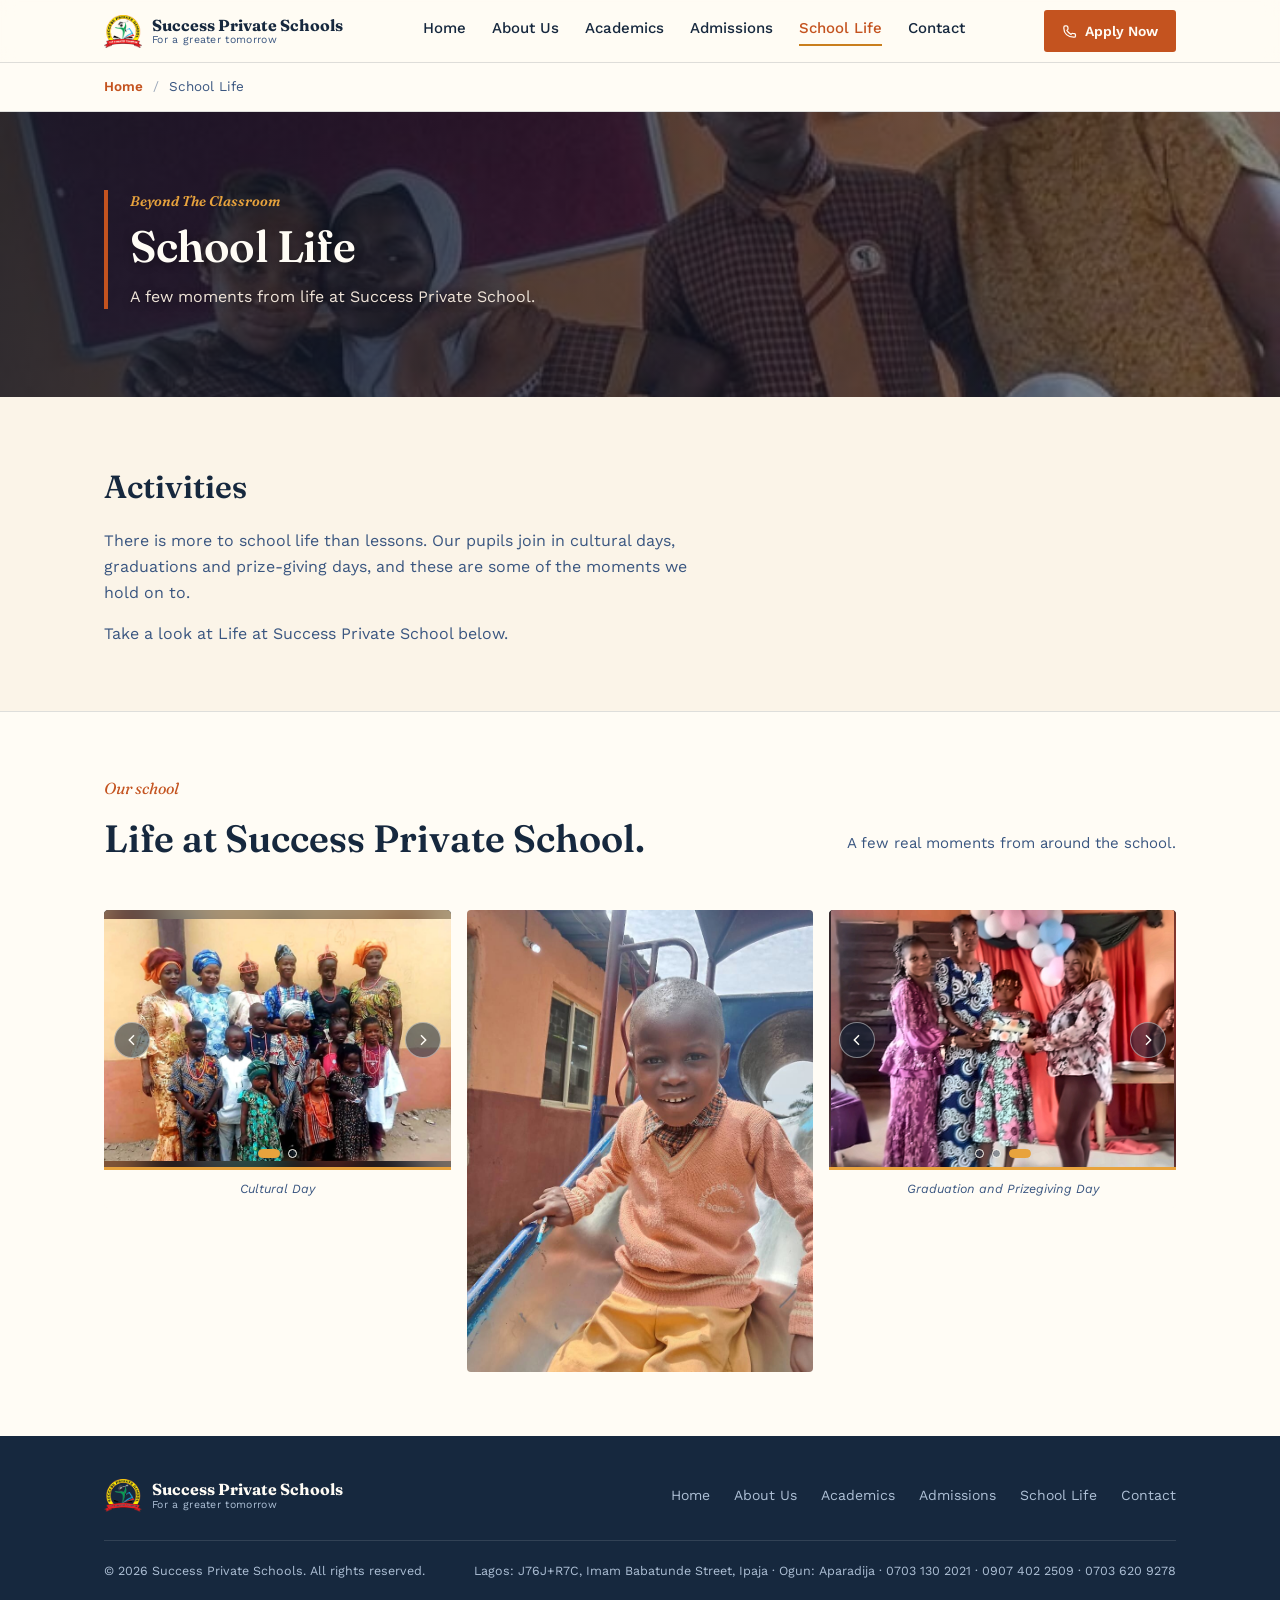
<file: school-life.html>
<!DOCTYPE html>
<html lang="en">
<head>
<meta charset="UTF-8">
<meta name="viewport" content="width=device-width, initial-scale=1.0, viewport-fit=cover">
<title>School Life | Success Private Schools</title>
<meta name="description" content="School life at Success Private School — a look beyond the classroom, with photos from around the school.">
<link rel="preconnect" href="https://fonts.googleapis.com">
<link rel="icon" type="image/png" href="assets/favicon.png">
<link href="https://fonts.googleapis.com/css2?family=Fraunces:ital,opsz,wght@0,9..144,400;0,9..144,500;0,9..144,600;0,9..144,700;1,9..144,500&family=Work+Sans:wght@400;500;600;700&display=swap" rel="stylesheet">
<link rel="stylesheet" href="style.css">
<script>document.documentElement.classList.add("preloading");</script>
</head>
<body>
<div class="preloader" id="preloader" aria-hidden="true"><div class="preloader-ring"><img src="assets/logo.png" alt=""></div></div>
<header class="site" id="siteHeader">
  <div class="nav">
    <a class="brand" href="index.html" aria-label="Success Private Schools home">
      <img class="brand-logo" src="assets/logo.png" alt="Success Private Schools logo">
      <div class="brand-text">
        <div class="name">Success Private Schools</div>
        <div class="sub">For a greater tomorrow</div>
      </div>
    </a>
    <nav class="links">
      <a href="index.html">Home</a>
      <a href="about.html">About Us</a>
      <a href="academics.html">Academics</a>
      <a href="admissions.html">Admissions</a>
      <a href="school-life.html" class="active" aria-current="page">School Life</a>
      <a href="contact.html">Contact</a>
    </nav>
    <a class="nav-cta" href="admissions.html#enquiry">
      <svg viewBox="0 0 24 24" fill="none" stroke="currentColor" stroke-width="2"><path d="M3 5a2 2 0 012-2h2.28a2 2 0 012 1.72l.36 2.5a2 2 0 01-.53 1.72l-1.2 1.2a16 16 0 006.5 6.5l1.2-1.2a2 2 0 011.72-.53l2.5.36a2 2 0 011.72 2V19a2 2 0 01-2 2h-1C9.16 21 3 14.84 3 7V6z"/></svg>
      Apply Now
    </a>
    <button class="menu-btn" aria-label="Menu" id="menuBtn">
      <svg viewBox="0 0 24 24" fill="none" stroke="currentColor" stroke-width="2"><line x1="3" y1="6" x2="21" y2="6"/><line x1="3" y1="12" x2="21" y2="12"/><line x1="3" y1="18" x2="21" y2="18"/></svg>
    </button>
  </div>
</header>
<div class="breadcrumb-bar">
  <div class="wrap breadcrumb-inner">
    <a href="index.html">Home</a><span class="sep">/</span><span>School Life</span>
  </div>
</div>

<section class="page-hero has-photo" style="--hero-img:url('assets/banner-school-life.jpg'); --hero-pos:50% 25%;">
  <div class="wrap">
    <div class="hero-copy">
      <div class="kicker">Beyond The Classroom</div>
      <h1>School Life</h1>
      <p class="lede">A few moments from life at Success Private School.</p>
    </div>
  </div>
</section>

<section id="activities">
  <div class="wrap">
    <div class="subpage-block" style="margin-bottom:0;">
      <h2>Activities</h2>
      <p class="intro" style="margin-bottom:12px;">There is more to school life than lessons. Our pupils join in cultural days, graduations and prize-giving days, and these are some of the moments we hold on to.</p>
      <p class="intro" style="margin-bottom:0;">Take a look at Life at Success Private School below.</p>
    </div>
  </div>
</section>

<section id="gallery" style="background:var(--chalk); border-top:1px solid var(--line);">
  <div class="wrap">
    <div class="section-head reveal">
      <div>
        <div class="eyebrow">Our school</div>
        <h2>Life at Success Private School.</h2>
      </div>
      <p>A few real moments from around the school.</p>
    </div>
    <div class="gallery-grid">
      <figure class="gallery-slideshow" id="cultural-day">
        <div class="gs-viewport" role="region" aria-roledescription="carousel" aria-label="Cultural Day">
        <div class="gs-slide active" style="--bg:url('assets/gallery-traditional-attire.jpg');" aria-roledescription="slide" aria-label="1 of 2">
          <img src="assets/gallery-traditional-attire.jpg" alt="Pupils and staff in traditional attire at school">
          <span class="gs-progress"></span>
        </div>
        <div class="gs-slide" style="--bg:url('assets/gallery-cultural-day-2.jpg');" aria-roledescription="slide" aria-label="2 of 2" aria-hidden="true">
          <img src="assets/gallery-cultural-day-2.jpg" alt="Pupils dancing in colourful attire on Cultural Day" loading="lazy">
          <span class="gs-progress"></span>
        </div>
          <button type="button" class="gs-arrow gs-prev" aria-label="Previous photo"><svg viewBox="0 0 24 24" fill="none" stroke="currentColor" stroke-width="2.2"><path d="M15 5l-7 7 7 7"/></svg></button>
          <button type="button" class="gs-arrow gs-next" aria-label="Next photo"><svg viewBox="0 0 24 24" fill="none" stroke="currentColor" stroke-width="2.2"><path d="M9 5l7 7-7 7"/></svg></button>
          <div class="gs-dots" role="group" aria-label="Choose photo">
          <button type="button" class="active" aria-label="Show photo 1"></button>
          <button type="button" aria-label="Show photo 2"></button>
          </div>
        </div>
        <figcaption class="gallery-caption">Cultural Day</figcaption>
      </figure>
      <a class="gallery-item" href="assets/pupil-playground.jpg" data-caption="A pupil at Success Private School">
        <img src="assets/pupil-playground.jpg" alt="A pupil at Success Private School" loading="lazy">
      </a>
      <figure class="gallery-slideshow" id="graduation">
        <div class="gs-viewport" role="region" aria-roledescription="carousel" aria-label="Graduation and Prizegiving Day">
        <div class="gs-slide active" style="--bg:url('assets/gallery-prizegiving-certificate.jpg');" aria-roledescription="slide" aria-label="1 of 3">
          <img src="assets/gallery-prizegiving-certificate.jpg" alt="Graduation and Prizegiving Day">
          <span class="gs-progress"></span>
        </div>
        <div class="gs-slide" style="--bg:url('assets/gallery-graduation.jpg');" aria-roledescription="slide" aria-label="2 of 3" aria-hidden="true">
          <img src="assets/gallery-graduation.jpg" alt="Graduating pupils in gold gowns tossing their caps" loading="lazy">
          <span class="gs-progress"></span>
        </div>
        <div class="gs-slide" style="--bg:url('assets/gallery-prizegiving.jpg');" aria-roledescription="slide" aria-label="3 of 3" aria-hidden="true">
          <img src="assets/gallery-prizegiving.jpg" alt="A pupil receiving a prize from staff on prizegiving day" loading="lazy">
          <span class="gs-progress"></span>
        </div>
          <button type="button" class="gs-arrow gs-prev" aria-label="Previous photo"><svg viewBox="0 0 24 24" fill="none" stroke="currentColor" stroke-width="2.2"><path d="M15 5l-7 7 7 7"/></svg></button>
          <button type="button" class="gs-arrow gs-next" aria-label="Next photo"><svg viewBox="0 0 24 24" fill="none" stroke="currentColor" stroke-width="2.2"><path d="M9 5l7 7-7 7"/></svg></button>
          <div class="gs-dots" role="group" aria-label="Choose photo">
          <button type="button" class="active" aria-label="Show photo 1"></button>
          <button type="button" aria-label="Show photo 2"></button>
          <button type="button" aria-label="Show photo 3"></button>
          </div>
        </div>
        <figcaption class="gallery-caption">Graduation and Prizegiving Day</figcaption>
      </figure>
    </div>
  </div>
</section>
<footer>
  <div class="wrap">
    <div class="footer-top">
      <a class="brand" href="index.html">
        <img class="brand-logo" src="assets/logo.png" alt="Success Private Schools logo">
        <div class="brand-text">
          <div class="name">Success Private Schools</div>
          <div class="sub">For a greater tomorrow</div>
        </div>
      </a>
      <div class="footer-links">
        <a href="index.html">Home</a>
        <a href="about.html">About Us</a>
        <a href="academics.html">Academics</a>
        <a href="admissions.html">Admissions</a>
        <a href="school-life.html">School Life</a>
        <a href="contact.html">Contact</a>
      </div>
    </div>
    <div class="footer-bottom">
      <span>© 2026 Success Private Schools. All rights reserved.</span>
      <span>Lagos: J76J+R7C, Imam Babatunde Street, Ipaja · Ogun: Aparadija · 0703 130 2021 · 0907 402 2509 · 0703 620 9278</span>
    </div>
  </div>
</footer>
<script src="script.js"></script>
</body>
</html>
</file>
<file: style.css>
:root{
    --marigold:#E8A33D;
    --marigold-deep:#C97F1E;
    --clay:#C4531F;
    --navy:#1B3B6F;
    --navy-soft:#3A5680;
    --ink:#16283E;
    --umber:#3A2417;
    --umber-soft:#8A6A52;
    --paper:#FBF4E8;
    --chalk:#FFFCF5;
    --line: rgba(22,40,62,0.14);
    --max: 1120px;
  }
  *{box-sizing:border-box;}
  html{scroll-behavior:smooth;}
  body{
    margin:0;
    background:var(--paper);
    color:var(--ink);
    font-family:'Work Sans', sans-serif;
    font-size:16px;
    line-height:1.6;
    overflow-x:hidden;
    width:100%;
  }
  h1,h2,h3,.display{
    font-family:'Fraunces', serif;
    font-weight:600;
    color:var(--ink);
    margin:0;
  }
  a{color:inherit;}
  img{max-width:100%; display:block;}
  .wrap{max-width:var(--max); margin:0 auto; padding:0 24px; width:100%;}
  .ruled{
    height:34px;
    background-image: repeating-linear-gradient(
      to bottom,
      transparent 0px, transparent 32px, var(--line) 33px
    );
    border-top:1px solid var(--line);
    border-bottom:1px solid var(--line);
  }

  .reveal{
    opacity:0;
    transform: translateY(14px);
    transition: opacity .5s ease, transform .5s ease;
  }
  .reveal.is-visible{opacity:1; transform:translateY(0);}
  @media (prefers-reduced-motion: reduce){
    .reveal, .hero-fade{opacity:1; transform:none; transition:none; animation:none;}
    html{scroll-behavior:auto;}
    .seal{animation:none !important;}
  }
  .hero-fade{
    animation: heroFadeIn .9s cubic-bezier(.16,1,.3,1) both;
  }
  @keyframes heroFadeIn{
    from{ opacity:0; transform:translateY(16px); }
    to{ opacity:1; transform:translateY(0); }
  }

  header.site{
    position:sticky; top:0; z-index:50;
    background:rgba(255,252,245,0.92);
    backdrop-filter: blur(8px);
    border-bottom:1px solid var(--line);
    transition: box-shadow .25s ease;
  }
  header.site.scrolled{ box-shadow: 0 6px 20px -12px rgba(22,40,62,0.25); }
  .nav{
    display:flex; align-items:center; justify-content:space-between;
    padding:10px 24px;
    max-width:var(--max); margin:0 auto;
    gap:16px;
  }
  .brand{
    display:flex; align-items:center; gap:10px;
    text-decoration:none;
    min-width:0;
  }
  .brand-text{line-height:1.15; min-width:0;}
  .brand-logo{ width:38px; height:38px; object-fit:contain; flex-shrink:0; }
  .brand-text .name{font-family:'Fraunces', serif; font-weight:700; font-size:16px; color:var(--ink); white-space:nowrap;}
  .brand-text .sub{font-size:10.5px; letter-spacing:.03em; color:var(--navy-soft);}
  nav.links{display:flex; gap:26px; font-size:15px; font-weight:500;}
  nav.links a{text-decoration:none; padding-bottom:4px; border-bottom:2px solid transparent; transition:border-color .15s ease; white-space:nowrap;}
  nav.links a:hover{border-color:var(--marigold-deep);}
  .nav-cta{
    background:var(--clay); color:var(--chalk); text-decoration:none;
    padding:10px 18px; border-radius:3px; font-weight:600; font-size:14px;
    white-space:nowrap; display:inline-flex; align-items:center; gap:8px;
    transition: transform .15s ease, background .15s ease;
  }
  .nav-cta:hover{background:var(--navy); transform:translateY(-1px);}
  .nav-cta svg{width:15px; height:15px;}
  .menu-btn{display:none; background:none; border:none; cursor:pointer; padding:4px; flex-shrink:0;}
  .menu-btn svg{width:24px; height:24px; color:var(--ink);}

  .btn{
    display:inline-flex; align-items:center; gap:9px;
    text-decoration:none; font-weight:600; font-size:15px;
    padding:14px 26px; border-radius:3px; border:1.5px solid transparent;
    cursor:pointer;
    transition: transform .15s ease, box-shadow .15s ease, background .15s ease, color .15s ease;
  }
  .btn svg{width:17px; height:17px; flex-shrink:0;}
  .btn:active{transform:scale(.97);}
  .btn-primary{background:var(--ink); color:var(--chalk);}
  .btn-primary:hover{background:var(--navy); box-shadow:0 10px 22px -10px rgba(22,40,62,0.55); transform:translateY(-2px);}
  .btn-ghost{border-color:var(--ink); color:var(--ink); background:transparent;}
  .btn-ghost:hover{background:var(--ink); color:var(--chalk); transform:translateY(-2px);}
  .btn-clay{background:var(--clay); color:var(--chalk);}
  .btn-clay:hover{background:#a3430f; transform:translateY(-2px); box-shadow:0 10px 22px -10px rgba(196,83,31,0.55);}
  .btn-outline-light{border-color:rgba(255,252,245,0.7); color:var(--chalk);}
  .btn-outline-light:hover{background:var(--chalk); color:var(--ink); transform:translateY(-2px);}

  .btn-pill{
    display:flex; align-items:center; justify-content:center; gap:9px;
    width:100%; text-decoration:none; font-weight:600; font-size:14.5px;
    padding:13px 20px; border-radius:999px; border:1.5px solid transparent;
    cursor:pointer; transition: transform .15s ease, box-shadow .15s ease, background .15s ease;
  }
  .btn-pill svg{width:16px; height:16px; flex-shrink:0;}
  .btn-pill:active{transform:scale(.97);}
  .btn-pill + .btn-pill{ margin-top:10px; }
  .btn-pill-clay{background:var(--clay); color:var(--chalk);}
  .btn-pill-clay:hover{background:#a3430f; box-shadow:0 8px 18px -8px rgba(196,83,31,0.55);}
  .btn-pill-outline{background:transparent; border-color:var(--ink); color:var(--ink);}
  .btn-pill-outline:hover{background:var(--ink); color:var(--chalk);}

  .btn-circle{
    display:inline-flex; align-items:center; justify-content:center;
    width:56px; height:56px; border-radius:50%; background:var(--ink); color:var(--chalk);
    text-decoration:none; flex-shrink:0; border:none; cursor:pointer;
    transition: transform .15s ease, box-shadow .15s ease, background .15s ease;
  }
  .btn-circle svg{width:22px; height:22px;}
  .btn-circle:hover{background:var(--navy); transform:translateY(-2px); box-shadow:0 10px 20px -10px rgba(22,40,62,0.55);}
  .btn-circle:active{transform:scale(.94);}

  .hero{
    padding:56px 0 56px;
    position:relative;
    overflow:hidden;
  }
  .photo-hero{ background:var(--ink); position:relative; padding:0; }
  .photo-hero-frame{
    width:100%; display:flex; justify-content:center; align-items:center;
    background:var(--ink); max-height:340px; overflow:hidden;
  }
  .photo-hero-frame img{
    max-height:340px; width:auto; max-width:100%; object-fit:contain; display:block;
  }
  .photo-hero-caption{ background:linear-gradient(135deg,var(--ink),var(--navy)); padding:22px 0; }
  .photo-hero-caption-inner{
    border-left:4px solid var(--marigold); padding-left:18px;
    display:flex; flex-direction:column; gap:6px;
  }
  .photo-hero-caption .kicker{
    color:var(--marigold); font-size:14px; font-weight:600;
    font-style:italic; font-family:'Fraunces', serif; margin:0;
  }
  .photo-hero-caption h1{
    color:var(--chalk); font-size:clamp(26px,5vw,44px); line-height:1.1; letter-spacing:-0.01em;
  }
  .photo-hero-caption h1 em{ color:var(--marigold); font-style:italic; }
  .breadcrumb-bar{ background:var(--chalk); border-bottom:1px solid var(--line); padding:13px 0; }
  .breadcrumb-inner{ display:flex; align-items:center; gap:10px; font-size:13.5px; color:var(--navy-soft); }
  .breadcrumb-inner a{ color:var(--clay); text-decoration:none; font-weight:600; }
  .breadcrumb-inner .sep{ opacity:.5; }
  .hero-intro{ padding:26px 0 4px; }
  .hero-intro p.lede{ margin:0; font-size:16px; max-width:60ch; color:var(--navy-soft); }
  .hero-intro .stripe-tags{ margin-top:22px; }
  @media (max-width:600px){
    .photo-hero-frame, .photo-hero-frame img{ max-height:250px; }
  }
  .hero-grid{
    display:grid;
    grid-template-columns: 1fr;
    gap:40px;
    align-items:center;
    max-width:720px;
  }
  .kicker{
    font-size:14px; color:var(--clay); font-weight:600;
    margin-bottom:12px; font-style:italic; font-family:'Fraunces', serif;
  }
  .hero h1{
    font-size:clamp(34px, 7vw, 62px);
    line-height:1.06;
    letter-spacing:-0.01em;
  }
  .hero h1 em{
    font-style:italic; color:var(--marigold-deep);
  }
  .hero p.lede{
    margin-top:20px;
    font-size:17px;
    max-width:46ch;
    color:var(--navy-soft);
  }
  .hero-ctas{
    margin-top:28px;
    display:flex; gap:14px; flex-wrap:wrap;
  }
  .stripe-tags{
    margin-top:30px; display:flex; gap:0; flex-wrap:wrap;
    border-top:1px solid var(--line);
    padding-top:16px;
  }
  .stripe-tags span{
    font-size:12.5px; font-weight:600; color:var(--navy-soft);
    padding-right:16px; margin-right:16px; border-right:1px solid var(--line);
  }
  .stripe-tags span:last-child{border-right:none;}

  section{padding:64px 0;}
  .eyebrow{
    font-family:'Fraunces', serif; font-style:italic; color:var(--clay);
    font-size:16px; margin-bottom:8px;
  }
  .section-head{
    display:flex; justify-content:space-between; align-items:flex-end;
    gap:24px; margin-bottom:40px; flex-wrap:wrap;
  }
  .section-head h2{font-size:clamp(26px,4vw,38px); max-width:560px;}
  .section-head p{max-width:38ch; color:var(--navy-soft); font-size:15px;}

  .about-grid{
    display:grid; grid-template-columns: 1fr 1fr; gap:48px; align-items:start;
  }
  .about-grid.about-grid--text-only{
    grid-template-columns: 1fr; max-width:720px;
  }
  .about-grid p{color:var(--navy-soft); margin-bottom:16px; font-size:16px;}
  .stat-row{
    display:grid; grid-template-columns: repeat(3,1fr); gap:0;
    margin-top:26px; border-top:1px solid var(--line);
  }
  .stat{
    padding:20px 16px 0 0; border-right:1px solid var(--line);
  }
  .stat:last-child{border-right:none;}
  .stat .num{font-family:'Fraunces', serif; font-size:32px; color:var(--clay); font-weight:600;}
  .stat .label{font-size:12.5px; color:var(--navy-soft); margin-top:4px;}

  .ledger{border-top:1px solid var(--ink);}
  .ledger-row{
    display:grid; grid-template-columns: 90px 1fr 1.4fr; gap:24px;
    padding:28px 0; border-bottom:1px solid var(--line);
    align-items:start;
  }
  .ledger-row .tag{
    font-family:'Fraunces', serif; font-size:15px; color:var(--marigold-deep); font-weight:600; padding-top:4px;
  }
  .ledger-row h3{font-size:23px;}
  .ledger-row .desc{color:var(--navy-soft); font-size:15px; padding-top:4px;}
  .ledger-row .desc .age{
    display:block; font-size:11.5px; letter-spacing:.03em; color:var(--clay); font-weight:600; margin-bottom:6px;
  }

  .curriculum-accordion{ border-top:1px solid var(--ink); }
  .curr-item{ border-bottom:1px solid var(--line); }
  .curr-trigger{
    width:100%; display:flex; justify-content:space-between; align-items:center; gap:16px;
    background:none; border:none; cursor:pointer; padding:20px 2px;
    font-family:'Fraunces', serif; font-size:17px; font-weight:600; color:var(--ink);
    text-align:left; transition:color .15s ease;
  }
  .curr-trigger:hover{ color:var(--clay); }
  .curr-trigger .chev{ width:18px; height:18px; flex-shrink:0; color:var(--clay); transition:transform .3s cubic-bezier(.16,1,.3,1); }
  .curr-trigger[aria-expanded="true"] .chev{ transform:rotate(180deg); }
  .curr-panel{
    max-height:0; overflow:hidden;
    transition:max-height .45s cubic-bezier(.16,1,.3,1);
  }
  .curr-panel-inner{ padding:2px 2px 24px; }
  .subject-grid{
    list-style:none; margin:0; padding:0;
    display:grid; grid-template-columns:repeat(auto-fill, minmax(170px,1fr));
    gap:9px 18px;
  }
  .subject-grid li{
    font-size:14px; color:var(--navy-soft); padding-left:15px; position:relative;
  }
  .subject-grid li::before{
    content:''; position:absolute; left:0; top:8px; width:6px; height:6px;
    border-radius:50%; background:var(--marigold-deep);
  }
  @media (prefers-reduced-motion: reduce){
    .curr-panel{ transition:none; }
  }

  .why-band{ background:var(--umber); color:var(--chalk); }
  .why-band .section-head h2, .why-band .eyebrow{color:var(--chalk);}
  .why-band .eyebrow{color:var(--marigold);}
  .why-band .section-head p{color:#D9C4B0;}
  .why-grid{
    display:grid; grid-template-columns: repeat(3, 1fr); gap:1px;
    background:rgba(255,255,255,0.14);
    border:1px solid rgba(255,255,255,0.14);
  }
  .why-item{
    background:var(--umber); padding:28px 30px;
    transition: background .25s ease;
  }
  .why-item:hover{ background:#4A311F; }
  .why-item .idx{ font-family:'Fraunces', serif; font-style:italic; color:var(--marigold); font-size:15px; }
  .why-item h3{color:var(--chalk); font-size:18px; margin-top:10px;}
  .why-item p{color:#D9C4B0; font-size:14px; margin-top:8px;}

  .life-grid{ display:grid; grid-template-columns: 1fr 1fr; gap:14px; }
  .life-block{
    border-radius:4px;
    display:flex; flex-direction:column; justify-content:space-between; padding:20px;
    color:var(--chalk);
    min-height:170px;
    transition: transform .3s ease;
  }
  .life-block:hover{ transform:translateY(-4px); }
  .life-block .lb-icon{
    width:34px; height:34px; opacity:.9;
  }
  .life-block .lb-name{
    font-family:'Fraunces', serif; font-size:19px; font-style:italic;
  }
  .life-block .lb-tag{
    font-size:12.5px; font-weight:600; letter-spacing:.02em;
    opacity:.85; margin-top:4px;
  }
  .life-block:nth-child(1){background:linear-gradient(160deg,#E8A33D,#C4531F);}
  .life-block:nth-child(2){background:linear-gradient(160deg,var(--navy),var(--ink));}
  .life-block:nth-child(3){background:linear-gradient(160deg,#C4531F,#7a2c0c); grid-column:span 2;}

  /* single big photo showcase box with real photos crossfading */
  .photo-showcase{
    position:relative; overflow:hidden; border-radius:4px;
    min-height:420px; background:var(--ink);
  }
  .photo-showcase .photo-slideshow{ position:absolute; inset:0; }
  .photo-showcase .photo-slideshow img{
    position:absolute; inset:0; width:100%; height:100%;
    object-fit:contain; object-position:center;
    opacity:0; transition: opacity 1.8s ease-in-out;
  }
  .photo-showcase .photo-slideshow img.active{ opacity:1; }
  @media (prefers-reduced-motion: reduce){
    .photo-showcase .photo-slideshow img{ transition:none; }
    .photo-showcase .photo-slideshow img:not(.active){ display:none; }
  }

  .about-photo{ margin:22px 0 0; }
  .about-photo img{
    width:100%; height:auto; border-radius:4px; display:block;
  }
  .about-photo figcaption{
    font-size:13px; color:var(--navy-soft); margin-top:8px; font-style:italic;
  }

  .leadership-photo{ margin:18px 0 0; max-width:260px; }
  .leadership-photo img{ width:100%; height:auto; border-radius:4px; display:block; }
  .leadership-photo figcaption{ margin-top:12px; }
  .leadership-photo figcaption strong{ display:block; font-family:'Fraunces', serif; font-size:16.5px; color:var(--ink); font-weight:600; }
  .leadership-photo figcaption span{ display:block; font-size:13px; color:var(--navy-soft); margin-top:2px; }

  .verse{ color:var(--navy-soft); font-style:italic; line-height:1.9; font-size:15.5px; margin:0; }

  .gallery-grid{
    display:grid; grid-template-columns:repeat(auto-fit, minmax(240px,1fr));
    gap:16px;
  }
  .gallery-item{
    position:relative; display:block; border-radius:4px; overflow:hidden;
    cursor:zoom-in; background:var(--ink);
  }
  .gallery-item img{
    width:100%; height:auto; display:block;
    transition: transform .4s ease;
  }
  .gallery-item:hover img{ transform:scale(1.03); }

  .lightbox{
    position:fixed; inset:0; background:rgba(16,14,10,0.92);
    display:none; align-items:center; justify-content:center;
    flex-direction:column; padding:30px; z-index:200;
  }
  .lightbox.open{ display:flex; }
  .lightbox img{ max-width:min(90vw,900px); max-height:76vh; border-radius:4px; }
  .lightbox-caption{ color:var(--chalk); font-size:14px; margin-top:14px; text-align:center; max-width:60ch; }
  .lightbox-close{
    position:absolute; top:18px; right:22px; background:none; border:none;
    color:var(--chalk); font-size:32px; line-height:1; cursor:pointer;
  }

  .admissions{ background: var(--marigold); position:relative; overflow:hidden; }
  .admissions-inner{
    display:grid; grid-template-columns: 1.3fr 1fr; gap:36px; align-items:start;
  }
  .admissions h2{font-size:clamp(28px,4.4vw,42px); color:var(--ink);}
  .admissions p{color:#3A2E12; margin-top:14px; max-width:46ch; font-size:16px;}
  .steps{ padding-top:6px; }
  .steps ol{margin:0; padding:0; list-style:none; counter-reset:step;}
  .steps li{
    counter-increment:step; display:flex; gap:14px; padding:11px 0;
    border-bottom:1px solid rgba(22,40,62,0.15); font-size:14px; color:#3A2E12;
  }
  .steps li:last-child{border-bottom:none;}
  .steps li::before{
    content:counter(step);
    font-family:'Fraunces', serif; font-weight:700; color:var(--ink);
    font-size:15px; flex-shrink:0;
  }
  .steps-title{
    font-size:12.5px; font-weight:700; letter-spacing:.04em; text-transform:uppercase;
    color:#3A2E12; margin-bottom:8px; opacity:.75;
  }

  .admission-form{
    margin-top:18px; background:var(--chalk); border:1px solid rgba(22,40,62,0.18);
    border-radius:4px; padding:20px;
  }
  .admission-form-row{ margin-bottom:12px; }
  .admission-form-row:last-of-type{ margin-bottom:0; }
  .admission-form label{
    display:block; font-size:13px; font-weight:600; color:var(--ink); margin-bottom:6px;
  }
  .admission-form label .opt{ font-weight:400; color:var(--navy-soft); }
  .admission-form input, .admission-form select{
    width:100%; padding:11px 12px; border:1px solid var(--line); border-radius:3px;
    font-family:'Work Sans', sans-serif; font-size:14.5px; color:var(--ink); background:var(--paper);
    appearance:auto;
  }
  .admission-form input:focus, .admission-form select:focus{
    outline:2px solid var(--marigold-deep); outline-offset:1px;
  }
  .admission-form-note{
    display:none; margin:12px 0 0; padding:10px 12px;
    background:rgba(196,83,31,0.1); border:1px solid rgba(196,83,31,0.35); border-radius:3px;
    color:var(--clay); font-size:13.5px; font-weight:600;
  }
  .admission-form-note.show{ display:block; }
  .admission-form-actions{ margin-top:16px; padding-top:16px; border-top:1px solid var(--line); }
  button.btn{ font-family:'Work Sans', sans-serif; appearance:none; -webkit-appearance:none; }
  button.btn-pill{ font-family:'Work Sans', sans-serif; appearance:none; -webkit-appearance:none; }
  .call-outside{ display:flex; align-items:center; gap:14px; margin-top:16px; }
  .call-outside .call-label{ font-size:13.5px; font-weight:600; color:#3A2E12; }

  .contact-grid{ display:grid; grid-template-columns: 1fr 1fr; gap:32px; }
  .contact-list{
    list-style:none; margin:14px 0 0; padding:0;
    display:grid; grid-template-columns:1fr 1fr; gap:10px 12px;
  }
  .contact-list li{ border:none; }
  .contact-list li.static{ grid-column:1 / -1; }
  .contact-list li.dual{ grid-column:1 / -1; }
  .contact-list .c-row{
    display:flex; align-items:center; gap:10px; padding:10px 12px;
    font-size:13.5px; text-decoration:none; color:inherit;
    border:1px solid var(--line); border-radius:8px; height:100%;
    transition: background .15s ease, border-color .15s ease;
  }
  .contact-list a.c-row:hover{ background:rgba(196,83,31,0.07); border-color:rgba(196,83,31,0.35); }
  .contact-list .ico-wrap{
    width:30px; height:30px; border-radius:50%; background:var(--ink); color:var(--marigold);
    display:flex; align-items:center; justify-content:center; flex-shrink:0;
  }
  .contact-list .ico-wrap svg{width:14px; height:14px;}
  .contact-list .k{font-weight:600; display:block; margin-bottom:1px; font-size:13px;}
  .contact-list .v{color:var(--navy-soft); font-size:12px; line-height:1.35;}
  .contact-list li.static .c-row{ cursor:default; }
  .contact-list li.static .c-row:hover{ background:transparent; }
  .contact-list li.dual .c-row{ justify-content:space-between; cursor:default; }
  .contact-list li.dual .dual-actions{ display:flex; gap:6px; flex-shrink:0; }
  .contact-list li.dual .dual-actions a{
    width:30px; height:30px; border-radius:50%; display:flex; align-items:center; justify-content:center;
    color:var(--chalk); flex-shrink:0; transition: transform .15s ease;
  }
  .contact-list li.dual .dual-actions a:hover{ transform:translateY(-2px); }
  .contact-list li.dual .dual-actions a.call-ico{ background:var(--ink); }
  .contact-list li.dual .dual-actions a.wa-ico{ background:#1E7A4C; }
  .contact-list li.dual .dual-actions svg{ width:14px; height:14px; }
  #contact h2{ margin-bottom:2px; }
  @media (max-width:560px){
    .contact-list{ grid-template-columns:1fr; }
    .contact-list li.static, .contact-list li.dual{ grid-column:auto; }
  }

  .map-block{
    background:var(--ink); border-radius:4px; min-height:260px;
    display:flex; align-items:center; justify-content:center; text-align:center; padding:30px;
  }
  .map-block .pin{ width:40px; height:40px; color:var(--marigold); margin:0 auto 14px; }
  .map-block p{color:var(--chalk); font-family:'Fraunces', serif; font-style:italic; font-size:16px; max-width:32ch; margin:0 auto; line-height:1.5;}
  .map-block span{display:block; color:#AEC0D6; font-size:13px; margin-top:10px;}
  .map-block .btn{ margin-top:18px; }

  .gallery-caption{
    display:block; text-align:center; padding:9px 6px;
    font-size:12.5px; font-style:italic; color:var(--navy-soft);
    background:var(--chalk);
  }

  footer{ background:var(--ink); color:#AEC0D6; padding:40px 0 24px; font-size:14px; }
  .footer-top{
    display:flex; justify-content:space-between; align-items:center; flex-wrap:wrap; gap:20px;
    padding-bottom:26px; border-bottom:1px solid rgba(255,255,255,0.12);
  }
  .footer-top .brand-text .name{color:var(--chalk);}
  .footer-top .brand-text .sub{color:#AEC0D6;}
  .footer-links{display:flex; gap:24px; flex-wrap:wrap;}
  .footer-links a{text-decoration:none; color:#AEC0D6; font-size:14px;}
  .footer-links a:hover{color:var(--marigold);}
  .footer-bottom{
    padding-top:20px; display:flex; justify-content:space-between; flex-wrap:wrap; gap:10px; font-size:12.5px;
  }

  @media (max-width: 860px){
    nav.links, .nav-cta{display:none;}
    .menu-btn{display:block;}
    .hero-grid, .about-grid, .admissions-inner, .contact-grid{grid-template-columns:1fr;}
    .ledger-row{grid-template-columns:1fr; gap:6px;}
    .why-grid{grid-template-columns:1fr;}
    .stat-row{grid-template-columns:1fr; gap:12px;}
    .stat{border-right:none; border-bottom:1px solid var(--line); padding-bottom:12px;}
    section{padding:48px 0;}
    .hero{padding:36px 0 40px;}
    .photo-showcase{min-height:340px;}
  }

/* ===== Multi-page additions ===== */
nav.links a.active{
  border-color: var(--marigold-deep);
  color: var(--clay);
}

.page-hero{
  background: linear-gradient(135deg, var(--ink), var(--navy));
  padding: 46px 0 40px;
}
.page-hero .kicker{ color: var(--marigold); margin-bottom: 10px; }
.page-hero h1{
  color: var(--chalk);
  font-size: clamp(28px, 4.5vw, 44px);
  line-height: 1.12;
  letter-spacing: -0.01em;
}
.page-hero p.lede{
  color: #D9C4B0;
  margin-top: 12px;
  max-width: 60ch;
  font-size: 16px;
}

.placeholder-block{
  border: 1.5px dashed var(--line);
  border-radius: 4px;
  padding: 22px 24px;
  color: var(--navy-soft);
  font-style: italic;
  font-size: 14.5px;
  background: rgba(22,40,62,0.02);
}

.campus-grid{
  display: grid;
  grid-template-columns: 1fr 1fr;
  gap: 24px;
  margin-top: 8px;
}
.campus-card{
  border: 1px solid var(--line);
  border-radius: 4px;
  padding: 24px;
  background: var(--chalk);
}
.campus-card h3{ font-size: 19px; margin-bottom: 8px; }
.campus-card p{ color: var(--navy-soft); font-size: 14.5px; margin: 0; }
.campus-card .tag-mini{
  display: inline-block; font-size: 11.5px; font-weight: 700; letter-spacing: .04em;
  color: var(--clay); margin-bottom: 8px; text-transform: uppercase;
}

.subpage-block{ margin-bottom: 44px; }
.subpage-block:last-child{ margin-bottom: 0; }
.subpage-block h2{ font-size: clamp(24px,3.6vw,32px); margin-bottom: 14px; }
.subpage-block > p.intro{ color: var(--navy-soft); max-width: 62ch; margin-bottom: 18px; }

.class-tags{ display: flex; flex-wrap: wrap; gap: 8px; margin-top: 14px; }
.class-tags span{
  font-size: 13px; font-weight: 600; color: var(--navy);
  background: var(--chalk); border: 1px solid var(--line);
  padding: 6px 12px; border-radius: 999px;
}

.cta-row{
  display: grid; grid-template-columns: repeat(4, 1fr); gap: 12px;
  margin-top: 20px;
}
.cta-row a{
  display: flex; align-items: center; justify-content: center; gap: 8px;
  text-align: center; padding: 13px 10px; border-radius: 4px;
  font-size: 13.5px; font-weight: 600; text-decoration: none;
  border: 1px solid var(--line); color: var(--ink);
  transition: background .15s ease, transform .15s ease;
}
.cta-row a:hover{ background: var(--chalk); transform: translateY(-2px); }
.cta-row a svg{ width: 15px; height: 15px; flex-shrink: 0; }

.school-life-preview-grid{
  display: grid; grid-template-columns: 1fr 1fr; gap: 14px; margin-top: 22px;
}
.school-life-preview-grid img{
  width: 100%; height: auto; border-radius: 4px; display: block;
}

.home-admissions-cta{
  background: var(--marigold); padding: 48px 0; text-align: center;
}
.home-admissions-cta h2{ color: var(--ink); font-size: clamp(26px,4vw,36px); }
.home-admissions-cta p{ color: #3A2E12; margin-top: 10px; max-width: 50ch; margin-left: auto; margin-right: auto; }
.home-admissions-cta .btn{ margin-top: 22px; }

@media (max-width: 720px){
  .campus-grid{ grid-template-columns: 1fr; }
  .cta-row{ grid-template-columns: 1fr 1fr; }
  .school-life-preview-grid{ grid-template-columns: 1fr; }
}

.process-steps{
  list-style: none; margin: 0; padding: 0;
  border-top: 1px solid var(--ink);
}
.process-steps li{
  display: flex; align-items: flex-start; gap: 16px;
  padding: 18px 0; border-bottom: 1px solid var(--line);
  font-size: 15px; color: var(--navy-soft);
}
.process-steps li:last-child{ border-bottom: none; }
.step-num{
  font-family: 'Fraunces', serif; font-weight: 700; font-size: 17px;
  color: var(--clay); flex-shrink: 0; width: 24px;
}

/* ===== Final polish: mobile safety for long addresses / text ===== */
.campus-card p, .map-block p, .contact-list .v, .footer-bottom span, .verse, .process-steps li{
  overflow-wrap: anywhere;
  word-break: normal;
}
.footer-bottom span{ min-width:0; }
@media (max-width: 480px){
  .campus-card{ padding:18px; }
  .map-block{ padding:22px 16px; }
  .map-block p{ font-size:15px; }
  .leadership-photo{ max-width:100%; }
  .verse{ font-size:15px; }
  .btn{ max-width:100%; }
  .photo-showcase{ min-height:340px; }
}
.contact-list li.dual .c-row > div:not(.dual-actions){ flex:1; min-width:0; }

/* ===== Home hero slideshow v2: headings pop over a blended photo backdrop ===== */
.hero-slider{ position:relative; background:var(--ink); overflow:hidden; --dur:4.5s; }
.hero-slides{ display:grid; }
.hero-slide{
  grid-area:1/1; position:relative; overflow:hidden;
  opacity:0; visibility:hidden;
  transition:opacity .9s ease-in-out, visibility 0s linear .9s;
}
.hero-slide.active{ opacity:1; visibility:visible; transition:opacity .9s ease-in-out, visibility 0s; }
.hero-bg{
  position:absolute; inset:-30px; background:var(--bg) center/cover no-repeat;
  transform:scale(1.14); transition:transform 6s ease-out;
}
.hero-slide.active .hero-bg{ transform:scale(1.04); }
.hero-slide::after{
  content:''; position:absolute; inset:0; pointer-events:none;
  background:
    linear-gradient(100deg, rgba(22,40,62,.94) 0%, rgba(22,40,62,.80) 42%, rgba(22,40,62,.45) 100%),
    linear-gradient(0deg, rgba(22,40,62,.85) 0%, rgba(22,40,62,0) 30%);
}
.hero-inner{
  position:relative; z-index:2;
  display:grid; grid-template-columns:1.05fr .95fr; align-items:center; gap:40px;
  min-height:540px; padding-top:44px; padding-bottom:64px;
}
.hero-text{ max-width:560px; }
.hero-eyebrow{
  display:inline-flex; align-items:center; gap:12px;
  color:var(--marigold); font-family:'Fraunces',serif; font-style:italic; font-weight:600;
  font-size:16px; letter-spacing:.01em;
}
.hero-eyebrow::before{ content:''; width:34px; height:2px; background:var(--marigold); display:block; }
.hero-heading{
  color:var(--chalk); font-size:clamp(32px,5.6vw,62px); line-height:1.06;
  letter-spacing:-0.015em; margin:14px 0 0;
}
.hero-heading .ln{ display:block; }
.hero-heading em{ color:var(--marigold); font-style:italic; }
.hero-text .hero-ctas{ margin-top:26px; display:flex; flex-wrap:wrap; gap:12px; }
.hero-photo{
  justify-self:center; margin:0; line-height:0;
  border-radius:6px; overflow:hidden;
  box-shadow:0 18px 50px rgba(0,0,0,.45), 0 0 0 3px rgba(255,252,245,.14);
}
.hero-photo img{ height:440px; width:auto; max-width:100%; display:block; object-fit:contain; }

/* pop-in animation, replays each time a slide becomes active */
.hero-slide.active .hp{ animation:heroPop .85s cubic-bezier(.2,.9,.25,1.05) both; animation-delay:calc(var(--i,0) * .16s + .2s); }
.hero-slide.active .hero-photo{ animation:heroPhoto 1s cubic-bezier(.2,.9,.25,1) both; animation-delay:.15s; }
@keyframes heroPop{ from{ opacity:0; transform:translateY(28px) scale(.96); } to{ opacity:1; transform:none; } }
@keyframes heroPhoto{ from{ opacity:0; transform:translateX(36px) scale(.96); } to{ opacity:1; transform:none; } }

/* timing bar: 4.5s per slide, drives the autoplay */
.hero-progress{ position:absolute; left:0; bottom:0; height:3px; width:100%; background:var(--marigold); transform:scaleX(0); transform-origin:left; z-index:3; }
.hero-slide.active .hero-progress{ animation:heroBar var(--dur) linear forwards; }
.hero-slider.paused .hero-progress{ animation-play-state:paused; }
@keyframes heroBar{ from{ transform:scaleX(0); } to{ transform:scaleX(1); } }

.hero-arrow{
  position:absolute; top:50%; margin-top:-21px; width:42px; height:42px; border-radius:50%;
  border:1.5px solid rgba(255,252,245,.4); background:rgba(22,40,62,.5); color:var(--chalk); cursor:pointer;
  display:flex; align-items:center; justify-content:center; z-index:4; transition:background .2s ease, border-color .2s ease;
}
.hero-arrow:hover, .hero-arrow:focus-visible{ background:var(--clay); border-color:var(--clay); }
.hero-arrow svg{ width:18px; height:18px; }
.hero-prev{ left:16px; } .hero-next{ right:16px; }
.hero-dots{ position:absolute; left:0; right:0; bottom:20px; display:flex; justify-content:center; gap:9px; z-index:4; pointer-events:none; }
.hero-dots button{
  pointer-events:auto; width:10px; height:10px; padding:0; border-radius:50%;
  border:1.5px solid var(--chalk); background:rgba(22,40,62,.4); cursor:pointer;
  transition:background .25s ease, transform .25s ease, width .25s ease;
}
.hero-dots button.active{ background:var(--marigold); border-color:var(--marigold); width:26px; border-radius:6px; }

@media (max-width:860px){
  .hero-inner{ grid-template-columns:1fr; gap:22px; min-height:0; padding-top:24px; padding-bottom:58px; }
  .hero-photo{ order:-1; }
  .hero-photo img{ height:250px; }
  .hero-text{ max-width:none; }
  .hero-heading{ font-size:clamp(30px,8.4vw,42px); margin-top:10px; }
  .hero-eyebrow{ font-size:15px; }
  .hero-text .hero-ctas{ margin-top:18px; gap:10px; }
  .hero-text .hero-ctas .btn{ padding:12px 18px; font-size:14px; }
  .hero-arrow{ display:none; }
  .hero-slide::after{ background:linear-gradient(0deg, rgba(22,40,62,.95) 0%, rgba(22,40,62,.78) 55%, rgba(22,40,62,.5) 100%); }
}
@media (prefers-reduced-motion: reduce){
  .hero-slide, .hero-slide.active{ transition:none; }
  .hero-bg, .hero-slide.active .hero-bg{ transition:none; transform:scale(1.05); }
  .hero-slide.active .hp, .hero-slide.active .hero-photo{ animation:none; }
  .hero-progress{ display:none; }
}

/* ===== Contact: Ipaja card with its directions box stacked underneath ===== */
.campus-stack{ display:flex; flex-direction:column; gap:14px; }
.campus-stack .map-block{ flex:1; }

/* ===== Home page loader (rolling ring around the school logo) ===== */
.preloader{
  position:fixed; inset:0; z-index:9999; background:var(--paper);
  display:flex; align-items:center; justify-content:center;
  animation:preloaderAuto .5s ease 4.5s forwards; /* safety: hides itself even if scripts fail */
}
.preloader.done{ opacity:0; visibility:hidden; transition:opacity .55s ease, visibility 0s linear .55s; }
.preloader-ring{ position:relative; width:104px; height:104px; display:flex; align-items:center; justify-content:center; }
.preloader-ring::before{
  content:''; position:absolute; inset:0; border-radius:50%;
  border:4px solid rgba(232,163,61,.25); border-top-color:var(--clay); border-right-color:var(--marigold);
  animation:preloaderSpin 1s linear infinite;
}
.preloader-ring img{ width:58px; height:58px; object-fit:contain; }
@keyframes preloaderSpin{ to{ transform:rotate(360deg); } }
@keyframes preloaderAuto{ to{ opacity:0; visibility:hidden; } }
.preloading .hero-slide.active .hp,
.preloading .hero-slide.active .hero-photo,
.preloading .hero-slide.active .hero-progress{ animation-play-state:paused; }
@media (prefers-reduced-motion: reduce){
  .preloader-ring::before{ animation:none; }
  .preloader.done{ transition:none; }
}

/* gallery: items keep their own photo height (no stretched navy blocks); caption not underlined */
.gallery-grid{ align-items:start; }
.gallery-caption{ text-decoration:none; }
.gallery-item{ background:transparent; text-decoration:none; }
.gallery-item .gallery-caption{ color:var(--navy-soft); }

/* ===== Loader on every page + when leaving a page ===== */
.preloader.done{ animation:none; }
.preloader.show{ animation:none; opacity:1; visibility:visible; transition:opacity .25s ease; }

/* ===== Hero: landscape photo (slide 5) fills the photo column ===== */
.hero-photo.is-landscape{ width:100%; max-width:560px; }
.hero-photo.is-landscape img{ width:100%; height:auto; max-height:440px; object-fit:cover; }
@media (max-width:860px){ .hero-photo.is-landscape img{ height:auto; max-height:250px; } .hero-photo.is-landscape{ width:auto; max-width:100%; } }

/* ===== School Life: auto-playing photo slideshows (3.5s) ===== */
.gallery-slideshow{ margin:0; --gs-dur:5s; background:transparent; border-radius:4px; overflow:hidden; }
.gs-viewport{ position:relative; aspect-ratio:4/3; overflow:hidden; background:var(--ink); border-radius:4px 4px 0 0; }
.gs-slide{
  position:absolute; inset:0; opacity:0; visibility:hidden;
  transition:opacity .7s ease-in-out, visibility 0s linear .7s;
}
.gs-slide.active{ opacity:1; visibility:visible; transition:opacity .7s ease-in-out, visibility 0s; }
.gs-slide::before{
  content:''; position:absolute; inset:-20px; background:var(--bg) center/cover no-repeat;
  filter:blur(18px) brightness(.7); transform:scale(1.1);
}
.gs-slide img{ position:relative; width:100%; height:100%; object-fit:contain; display:block; cursor:zoom-in; }
.gs-progress{ position:absolute; left:0; bottom:0; height:3px; width:100%; background:var(--marigold); transform:scaleX(0); transform-origin:left; z-index:2; }
.gs-slide.active .gs-progress{ animation:heroBar var(--gs-dur) linear forwards; }
.gallery-slideshow.paused .gs-progress{ animation-play-state:paused; }
.gs-arrow{
  position:absolute; top:50%; margin-top:-18px; width:36px; height:36px; border-radius:50%;
  border:1.5px solid rgba(255,252,245,.45); background:rgba(22,40,62,.55); color:var(--chalk); cursor:pointer;
  display:flex; align-items:center; justify-content:center; z-index:3; padding:0;
  transition:background .2s ease, border-color .2s ease;
}
.gs-arrow:hover, .gs-arrow:focus-visible{ background:var(--clay); border-color:var(--clay); }
.gs-arrow svg{ width:16px; height:16px; }
.gs-prev{ left:10px; } .gs-next{ right:10px; }
.gs-dots{ position:absolute; left:0; right:0; bottom:12px; display:flex; justify-content:center; gap:8px; z-index:3; pointer-events:none; }
.gs-dots button{
  pointer-events:auto; width:9px; height:9px; padding:0; border-radius:50%;
  border:1.5px solid var(--chalk); background:rgba(22,40,62,.4); cursor:pointer;
  transition:background .25s ease, width .25s ease;
}
.gs-dots button.active{ background:var(--marigold); border-color:var(--marigold); width:22px; border-radius:6px; }
@media (prefers-reduced-motion: reduce){
  .gs-slide, .gs-slide.active{ transition:none; }
  .gs-progress{ display:none; }
}

/* ===== Home "Our School" photo slideshow: framed photo card that slides sideways (4.7s) ===== */
.intro-show{ margin:26px 0 30px; width:100%; max-width:460px; padding:0 12px 12px 0; }
.intro-frame{
  position:relative; aspect-ratio:4/4.7; overflow:hidden; border-radius:6px;
  background:var(--ink); border:6px solid var(--chalk);
  box-shadow:12px 12px 0 var(--marigold), 0 20px 44px rgba(22,40,62,.22);
}
.intro-track{ display:flex; height:100%; transition:transform .9s cubic-bezier(.65,.05,.25,1); will-change:transform; }
.intro-slide{ position:relative; flex:0 0 100%; height:100%; margin:0; overflow:hidden; line-height:0; }
.intro-bg{ position:absolute; inset:-24px; background:var(--bg) center/cover no-repeat; filter:blur(20px) brightness(.72); transform:scale(1.1); }
.intro-slide img{
  position:relative; display:block; width:100%; height:100%; object-fit:contain; object-position:center;
  transform:scale(1.06); transition:transform 5.6s ease-out;
}
.intro-slide.active img{ transform:scale(1); }
.intro-track.no-anim, .intro-track.no-anim .intro-slide img{ transition:none !important; }
.intro-arrow{
  position:absolute; bottom:12px; width:38px; height:38px; padding:0; cursor:pointer; z-index:3;
  display:flex; align-items:center; justify-content:center; border-radius:4px;
  border:none; background:var(--chalk); color:var(--ink); box-shadow:0 4px 12px rgba(0,0,0,.25);
  transition:background .2s ease, color .2s ease;
}
.intro-arrow:hover, .intro-arrow:focus-visible{ background:var(--clay); color:var(--chalk); }
.intro-arrow svg{ width:17px; height:17px; }
.intro-prev{ right:58px; } .intro-next{ right:12px; }
@media (max-width:560px){
  .intro-show{ max-width:100%; }
  .intro-frame{ aspect-ratio:4/4.9; box-shadow:9px 9px 0 var(--marigold), 0 14px 30px rgba(22,40,62,.2); }
}
@media (prefers-reduced-motion: reduce){
  .intro-track{ transition:none; }
  .intro-slide img, .intro-slide.active img{ transition:none; transform:none; }
}

/* Nursery photo slideshow (Academics page) */

/* ===== Academics: Academic Brief / Homework rows, slideshow row, curriculum note ===== */
.ledger-row.note-row h3{ font-size:20px; }
.section-head .head-note{ margin-top:12px; max-width:56ch; color:var(--navy-soft); font-size:15px; }
@media (max-width:860px){
  .ledger-row .tag:empty{ display:none; }
}

/* ===== Sub-page photo banners: dark-tinted photo behind the page title ===== */
.page-hero.has-photo{
  position:relative; overflow:hidden; background:var(--ink);
  padding:78px 0 72px;
}
.page-hero.has-photo::before{
  content:""; position:absolute; inset:0;
  background:var(--hero-img) var(--hero-pos, center) / cover no-repeat;
}
.page-hero.has-photo::after{
  content:""; position:absolute; inset:0;
  background:linear-gradient(90deg, rgba(14,26,42,.84) 0%, rgba(14,26,42,.66) 50%, rgba(14,26,42,.5) 100%);
}
.page-hero.has-photo .wrap{ position:relative; z-index:2; }
.page-hero.has-photo .hero-copy{ border-left:4px solid var(--clay); padding-left:22px; }
.page-hero.has-photo h1, .page-hero.has-photo p.lede{ text-shadow:0 2px 10px rgba(0,0,0,.35); }
.page-hero.has-photo p.lede{ color:#EFE4D8; }
@media (max-width:560px){
  .page-hero.has-photo{ padding:52px 0 48px; }
  .page-hero.has-photo .hero-copy{ padding-left:16px; border-left-width:3px; }
}
</file>
